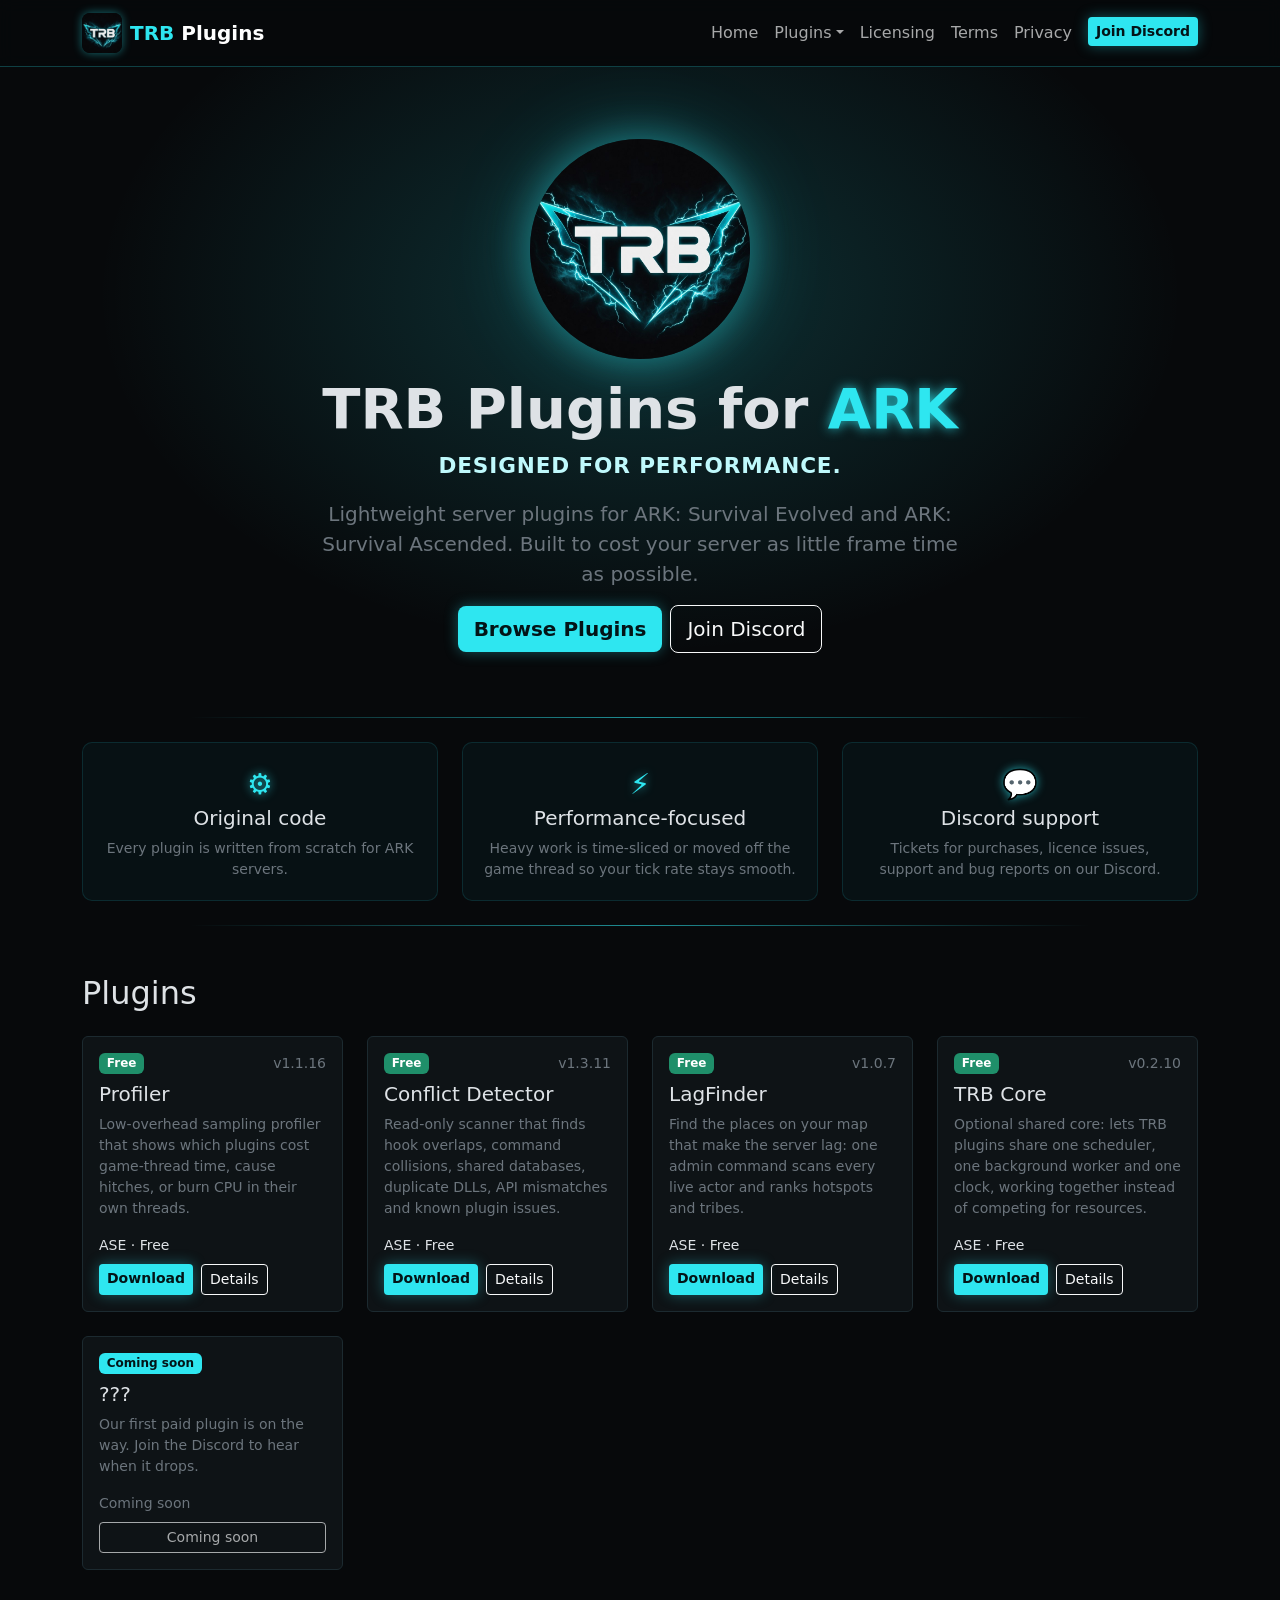
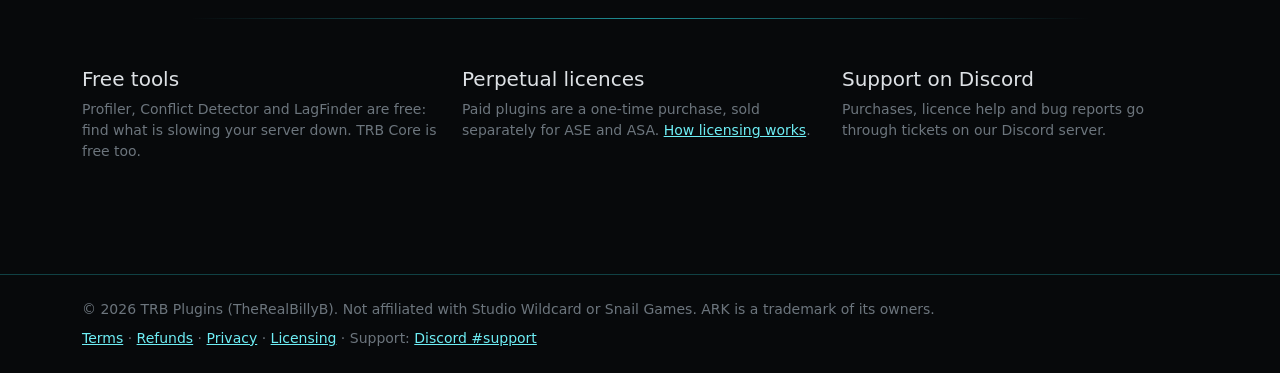
<file: index.html>
<!doctype html><html lang="en" data-bs-theme="dark"><head><meta charset="utf-8"><meta name="viewport" content="width=device-width,initial-scale=1">
<title>Home | TRB Plugins</title>
<link href="https://cdn.jsdelivr.net/npm/bootstrap@5.3.3/dist/css/bootstrap.min.css" rel="stylesheet">
<link href="assets/style.css" rel="stylesheet"><link rel="icon" href="favicon.ico"><link rel="apple-touch-icon" href="assets/apple-touch-icon.png"></head><body>
<nav class="navbar navbar-expand-md sticky-top glass-nav"><div class="container">
<a class="navbar-brand fw-bold d-flex align-items-center gap-2" href="index.html"><img src="assets/logo.jpg" alt="TRB logo" width="40" height="40" class="brand-logo"><span><span class="text-accent">TRB</span> Plugins</span></a>
<button class="navbar-toggler" type="button" data-bs-toggle="collapse" data-bs-target="#nav"><span class="navbar-toggler-icon"></span></button>
<div class="collapse navbar-collapse" id="nav"><ul class="navbar-nav ms-auto"><li class="nav-item"><a class="nav-link" href="index.html">Home</a></li><li class="nav-item dropdown hover-dd"><a class="nav-link dropdown-toggle" href="index.html#plugins" role="button" data-bs-toggle="dropdown" aria-expanded="false">Plugins</a><ul class="dropdown-menu dropdown-menu-dark"><li><a class="dropdown-item" href="free-plugins.html">Free Plugins</a></li><li><a class="dropdown-item" href="paid-plugins.html">Paid Plugins</a></li><li><hr class="dropdown-divider"></li><li><a class="dropdown-item" href="index.html#plugins">All plugins</a></li></ul></li><li class="nav-item"><a class="nav-link" href="licensing.html">Licensing</a></li><li class="nav-item"><a class="nav-link" href="terms.html">Terms</a></li><li class="nav-item"><a class="nav-link" href="privacy.html">Privacy</a></li>
<li class="nav-item ms-md-2"><a class="btn btn-accent btn-sm mt-1" href="https://discord.gg/Ec59jzYAnx">Join Discord</a></li></ul></div></div></nav>
<main><section class="hero text-center"><div class="bolts" aria-hidden="true"><span></span><span></span><span></span><span></span><span></span><span></span></div><div class="container position-relative">
<img src="assets/logo.jpg" alt="TRB logo" class="hero-logo mb-3" width="220" height="220">
<h1 class="display-4 fw-bold">TRB Plugins for <span class="text-accent glow-text">ARK</span></h1>
<p class="tagline">Designed for performance.</p>
<p class="lead text-secondary col-lg-7 mx-auto">Lightweight server plugins for ARK: Survival Evolved and ARK: Survival Ascended. Built to cost your server as little frame time as possible.</p>
<a href="#plugins" class="btn btn-accent btn-lg me-2">Browse Plugins</a><a href="https://discord.gg/Ec59jzYAnx" class="btn btn-outline-light btn-lg">Join Discord</a></div></section>
<div class="divider"></div><section class="container py-4"><div class="row g-4 text-center why">
<div class="col-md-4"><div class="why-item"><div class="why-ico">&#9881;</div><h5>Original code</h5><p class="small text-secondary mb-0">Every plugin is written from scratch for ARK servers.</p></div></div>
<div class="col-md-4"><div class="why-item"><div class="why-ico">&#9889;</div><h5>Performance-focused</h5><p class="small text-secondary mb-0">Heavy work is time-sliced or moved off the game thread so your tick rate stays smooth.</p></div></div>
<div class="col-md-4"><div class="why-item"><div class="why-ico">&#128172;</div><h5>Discord support</h5><p class="small text-secondary mb-0">Tickets for purchases, licence issues, support and bug reports on our Discord.</p></div></div></div></section>
<div class="divider"></div><section id="plugins" class="container py-5"><h2 class="mb-4">Plugins</h2><div class="row g-4"><div class="col-md-6 col-lg-3"><div class="card plugin-card h-100"><div class="card-body d-flex flex-column">
<div class="d-flex justify-content-between mb-2"><span class="badge badge-free">Free</span><small class="text-secondary">v1.1.16</small></div>
<h5 class="card-title">Profiler</h5><p class="card-text small text-secondary flex-grow-1">Low-overhead sampling profiler that shows which plugins cost game-thread time, cause hitches, or burn CPU in their own threads.</p>
<p class="small mb-2">ASE &middot; Free</p>
<div class="d-flex gap-2"><a href="https://github.com/TheRealBillyB/TRB-Plugins/releases/download/TRB_PluginProfiler-v1.1.16/TRB_PluginProfiler-1.1.16.zip" class="btn btn-accent btn-sm">Download</a><a href="profiler.html" class="btn btn-outline-light btn-sm">Details</a></div></div></div></div><div class="col-md-6 col-lg-3"><div class="card plugin-card h-100"><div class="card-body d-flex flex-column">
<div class="d-flex justify-content-between mb-2"><span class="badge badge-free">Free</span><small class="text-secondary">v1.3.11</small></div>
<h5 class="card-title">Conflict Detector</h5><p class="card-text small text-secondary flex-grow-1">Read-only scanner that finds hook overlaps, command collisions, shared databases, duplicate DLLs, API mismatches and known plugin issues.</p>
<p class="small mb-2">ASE &middot; Free</p>
<div class="d-flex gap-2"><a href="https://github.com/TheRealBillyB/TRB-Plugins/releases/download/TRB_PluginConflictDetector-v1.3.11/TRB_PluginConflictDetector-1.3.11.zip" class="btn btn-accent btn-sm">Download</a><a href="conflict-detector.html" class="btn btn-outline-light btn-sm">Details</a></div></div></div></div><div class="col-md-6 col-lg-3"><div class="card plugin-card h-100"><div class="card-body d-flex flex-column">
<div class="d-flex justify-content-between mb-2"><span class="badge badge-free">Free</span><small class="text-secondary">v1.0.7</small></div>
<h5 class="card-title">LagFinder</h5><p class="card-text small text-secondary flex-grow-1">Find the places on your map that make the server lag: one admin command scans every live actor and ranks hotspots and tribes.</p>
<p class="small mb-2">ASE &middot; Free</p>
<div class="d-flex gap-2"><a href="https://github.com/TheRealBillyB/TRB-Plugins/releases/download/TRB_LagFinder-v1.0.7/TRB_LagFinder-1.0.7.zip" class="btn btn-accent btn-sm">Download</a><a href="lagfinder.html" class="btn btn-outline-light btn-sm">Details</a></div></div></div></div><div class="col-md-6 col-lg-3"><div class="card plugin-card h-100"><div class="card-body d-flex flex-column">
<div class="d-flex justify-content-between mb-2"><span class="badge badge-free">Free</span><small class="text-secondary">v0.2.10</small></div>
<h5 class="card-title">TRB Core</h5><p class="card-text small text-secondary flex-grow-1">Optional shared core: lets TRB plugins share one scheduler, one background worker and one clock, working together instead of competing for resources.</p>
<p class="small mb-2">ASE &middot; Free</p>
<div class="d-flex gap-2"><a href="https://github.com/TheRealBillyB/TRB-Plugins/releases/download/TRB_Core-v0.2.10/TRB_Core-0.2.10.zip" class="btn btn-accent btn-sm">Download</a><a href="core.html" class="btn btn-outline-light btn-sm">Details</a></div></div></div></div><div class="col-md-6 col-lg-3"><div class="card plugin-card h-100"><div class="card-body d-flex flex-column">
<div class="d-flex justify-content-between mb-2"><span class="badge badge-paid">Coming soon</span><small class="text-secondary"></small></div>
<h5 class="card-title">&#63;&#63;&#63;</h5><p class="card-text small text-secondary flex-grow-1">Our first paid plugin is on the way. Join the Discord to hear when it drops.</p>
<p class="small mb-2 text-secondary">Coming soon</p>
<span class="btn btn-outline-light btn-sm disabled" aria-disabled="true">Coming soon</span></div></div></div></div>
<div class="divider my-5"></div><div class="row g-4"><div class="col-md-4"><h5>Free tools</h5><p class="small text-secondary">Profiler, Conflict Detector and LagFinder are free: find what is slowing your server down. TRB Core is free too.</p></div>
<div class="col-md-4"><h5>Perpetual licences</h5><p class="small text-secondary">Paid plugins are a one-time purchase, sold separately for ASE and ASA. <a href="licensing.html">How licensing works</a>.</p></div>
<div class="col-md-4"><h5>Support on Discord</h5><p class="small text-secondary">Purchases, licence help and bug reports go through tickets on our Discord server.</p></div></div></section></main>
<footer class="border-top border-accent-subtle py-4 mt-5 small text-secondary"><div class="container d-flex flex-wrap justify-content-between gap-2">
<div>&copy; 2026 TRB Plugins (TheRealBillyB). Not affiliated with Studio Wildcard or Snail Games. ARK is a trademark of its owners.</div>
<div><a href="terms.html">Terms</a> &middot; <a href="refunds.html">Refunds</a> &middot; <a href="privacy.html">Privacy</a> &middot; <a href="licensing.html">Licensing</a> &middot; Support: <a href="https://discord.gg/wGnuQbdYXY">Discord #support</a></div></div></footer>
<script src="https://cdn.jsdelivr.net/npm/bootstrap@5.3.3/dist/js/bootstrap.bundle.min.js"></script></body></html>
</file>
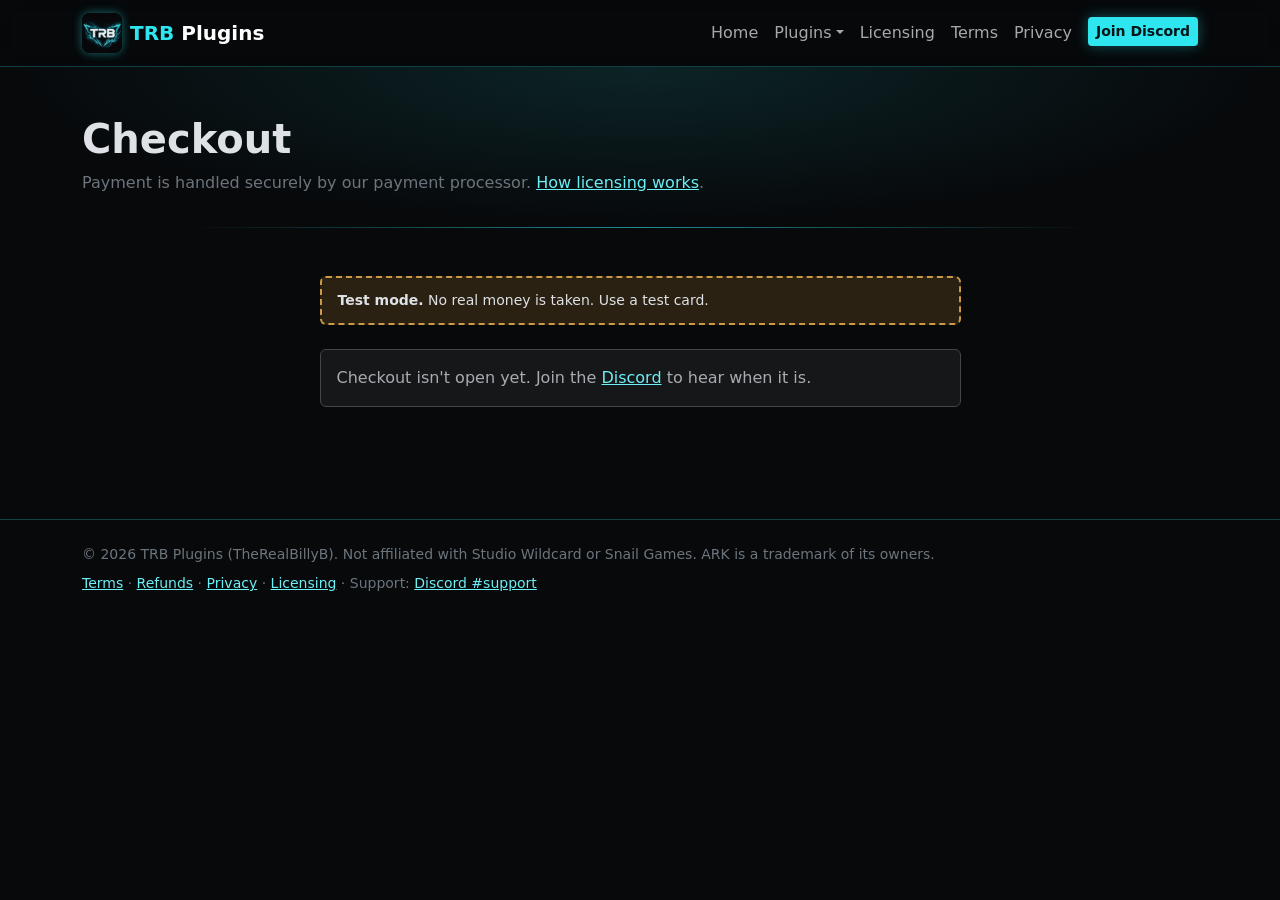
<file: checkout.html>
<!doctype html><html lang="en" data-bs-theme="dark"><head><meta charset="utf-8"><meta name="viewport" content="width=device-width,initial-scale=1">
<title>Checkout | TRB Plugins</title>
<meta name="robots" content="noindex">
<link href="https://cdn.jsdelivr.net/npm/bootstrap@5.3.3/dist/css/bootstrap.min.css" rel="stylesheet">
<link href="assets/style.css" rel="stylesheet"><link rel="icon" href="favicon.ico"><link rel="apple-touch-icon" href="assets/apple-touch-icon.png"></head><body>
<nav class="navbar navbar-expand-md sticky-top glass-nav"><div class="container">
<a class="navbar-brand fw-bold d-flex align-items-center gap-2" href="index.html"><img src="assets/logo.jpg" alt="TRB logo" width="40" height="40" class="brand-logo"><span><span class="text-accent">TRB</span> Plugins</span></a>
<button class="navbar-toggler" type="button" data-bs-toggle="collapse" data-bs-target="#nav"><span class="navbar-toggler-icon"></span></button>
<div class="collapse navbar-collapse" id="nav"><ul class="navbar-nav ms-auto"><li class="nav-item"><a class="nav-link" href="index.html">Home</a></li><li class="nav-item dropdown hover-dd"><a class="nav-link dropdown-toggle" href="index.html#plugins" role="button" data-bs-toggle="dropdown" aria-expanded="false">Plugins</a><ul class="dropdown-menu dropdown-menu-dark"><li><a class="dropdown-item" href="free-plugins.html">Free Plugins</a></li><li><a class="dropdown-item" href="paid-plugins.html">Paid Plugins</a></li><li><hr class="dropdown-divider"></li><li><a class="dropdown-item" href="index.html#plugins">All plugins</a></li></ul></li><li class="nav-item"><a class="nav-link" href="licensing.html">Licensing</a></li><li class="nav-item"><a class="nav-link" href="terms.html">Terms</a></li><li class="nav-item"><a class="nav-link" href="privacy.html">Privacy</a></li>
<li class="nav-item ms-md-2"><a class="btn btn-accent btn-sm mt-1" href="https://discord.gg/Ec59jzYAnx">Join Discord</a></li></ul></div></div></nav>
<main><section class="page-head"><div class="container"><h1 class="fw-bold">Checkout</h1><p class="text-secondary mb-0">Payment is handled securely by our payment processor. <a href="licensing.html">How licensing works</a>.</p></div></section><div class="divider"></div>
<section class="container py-5"><div class="row justify-content-center"><div class="col-lg-7">
<div id="co-test" class="draft small mb-4 d-none"><strong>Test mode.</strong> No real money is taken. Use a test card.</div>
<div id="co-off" class="alert alert-secondary d-none">Checkout isn't open yet. Join the <a href="https://discord.gg/Ec59jzYAnx">Discord</a> to hear when it is.</div>
<form id="co-form" class="card checkout-card d-none" novalidate><div class="card-body p-4">
<div class="mb-3"><label class="form-label" for="co-product">Plugin</label><select id="co-product" class="form-select"></select><div id="co-blurb" class="form-text"></div></div>
<div class="row g-3 mb-3"><div class="col-sm-6"><label class="form-label" for="co-game">Game</label><select id="co-game" class="form-select"></select><div class="form-text">ASE and ASA are separate licences.</div></div>
<div class="col-sm-6"><label class="form-label" for="co-qty">Licences</label><input id="co-qty" class="form-control" type="number" min="1" max="10" value="1" inputmode="numeric"><div class="form-text">One per server machine.</div></div></div>
<div class="mb-3"><label class="form-label" for="co-discord">Discord user ID</label><input id="co-discord" class="form-control" inputmode="numeric" autocomplete="off" placeholder="e.g. 123456789012345678" required pattern="[0-9]{17,20}">
<div class="form-text">Your licences are added to this Discord account. In Discord: Settings, Advanced, turn on Developer Mode, then right-click your name and choose Copy User ID.</div><div class="invalid-feedback">A Discord user ID is 17 to 20 digits.</div></div>
<div class="mb-3"><label class="form-label" for="co-email">Email</label><input id="co-email" class="form-control" type="email" autocomplete="email" placeholder="you@example.com"><div class="form-text">For your receipt. You can also enter it in the next step.</div><div class="invalid-feedback">That email doesn't look right.</div></div>
<div class="form-check mb-4"><input class="form-check-input" type="checkbox" id="co-terms" required><label class="form-check-label small" for="co-terms">I agree to the <a href="terms.html">Terms</a> and <a href="refunds.html">Refund policy</a>, and I'm in the <a href="https://discord.gg/Ec59jzYAnx">TRB Discord</a> (licences are delivered there).</label><div class="invalid-feedback">Please accept the terms to continue.</div></div>
<div class="d-flex align-items-center gap-3"><button id="co-go" type="submit" class="btn btn-accent px-4" disabled>Loading&hellip;</button><span id="co-price" class="text-secondary small"></span></div>
<p id="co-err" class="text-danger small mt-3 mb-0 d-none"></p></div></form>
<div id="co-done" class="card checkout-card d-none"><div class="card-body p-4"><h5 class="text-accent">Thanks for your purchase!</h5>
<p class="mb-2">Your licence is waiting on your Discord account. <strong>Join the <a href="https://discord.gg/Ec59jzYAnx">TRB Discord</a></strong> if you haven't yet: our bot opens a private purchase ticket for you there with step-by-step activation instructions. In the Discord, run <code>/license info</code> to see it, then <code>/license register</code> with your server's machine code and cluster ID to get your key and download.</p>
<p class="small text-secondary mb-0">Your receipt is on its way by email. Order reference: <code id="co-ref">-</code>. If the licence doesn't show within a few minutes, open a Licence Issue ticket in <a href="https://discord.gg/wGnuQbdYXY">#support</a> with that reference.</p></div></div>
</div></div></section></main>
<footer class="border-top border-accent-subtle py-4 mt-5 small text-secondary"><div class="container d-flex flex-wrap justify-content-between gap-2">
<div>&copy; 2026 TRB Plugins (TheRealBillyB). Not affiliated with Studio Wildcard or Snail Games. ARK is a trademark of its owners.</div>
<div><a href="terms.html">Terms</a> &middot; <a href="refunds.html">Refunds</a> &middot; <a href="privacy.html">Privacy</a> &middot; <a href="licensing.html">Licensing</a> &middot; Support: <a href="https://discord.gg/wGnuQbdYXY">Discord #support</a></div></div></footer>
<script src="https://cdn.jsdelivr.net/npm/bootstrap@5.3.3/dist/js/bootstrap.bundle.min.js"></script><script src="assets/checkout-config.js"></script>
<script src="https://cdn.paddle.com/paddle/v2/paddle.js"></script>
<script src="assets/checkout.js"></script>
</body></html>
</file>
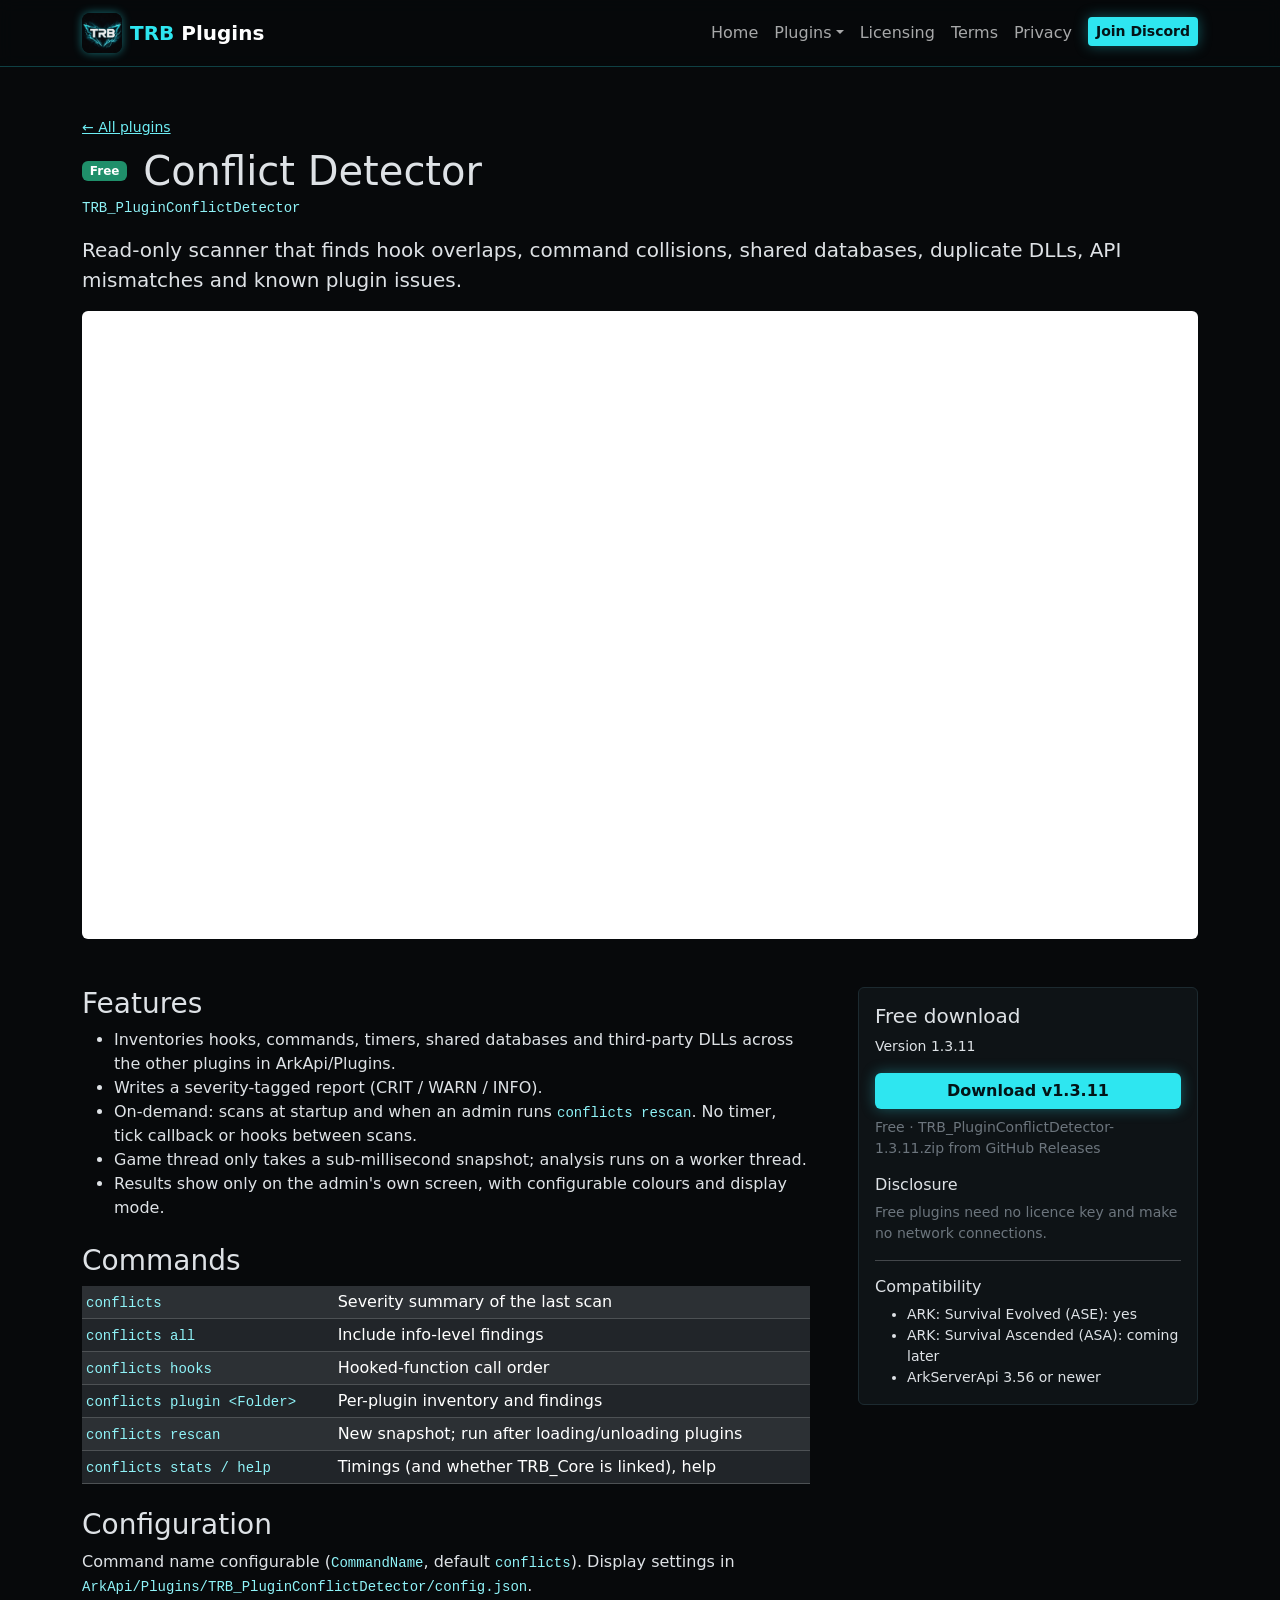
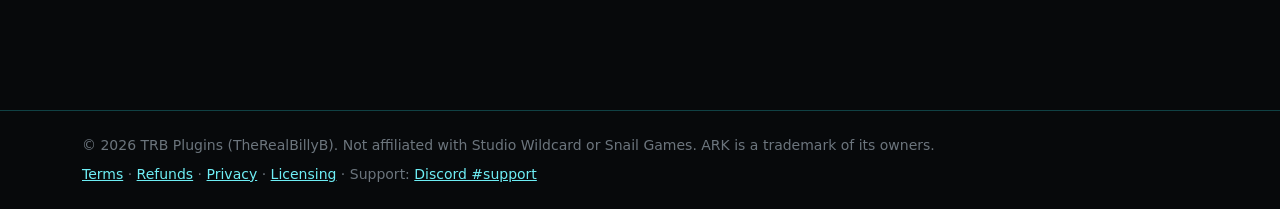
<file: conflict-detector.html>
<!doctype html><html lang="en" data-bs-theme="dark"><head><meta charset="utf-8"><meta name="viewport" content="width=device-width,initial-scale=1">
<title>Conflict Detector | TRB Plugins</title>
<link href="https://cdn.jsdelivr.net/npm/bootstrap@5.3.3/dist/css/bootstrap.min.css" rel="stylesheet">
<link href="assets/style.css" rel="stylesheet"><link rel="icon" href="favicon.ico"><link rel="apple-touch-icon" href="assets/apple-touch-icon.png"></head><body>
<nav class="navbar navbar-expand-md sticky-top glass-nav"><div class="container">
<a class="navbar-brand fw-bold d-flex align-items-center gap-2" href="index.html"><img src="assets/logo.jpg" alt="TRB logo" width="40" height="40" class="brand-logo"><span><span class="text-accent">TRB</span> Plugins</span></a>
<button class="navbar-toggler" type="button" data-bs-toggle="collapse" data-bs-target="#nav"><span class="navbar-toggler-icon"></span></button>
<div class="collapse navbar-collapse" id="nav"><ul class="navbar-nav ms-auto"><li class="nav-item"><a class="nav-link" href="index.html">Home</a></li><li class="nav-item dropdown hover-dd"><a class="nav-link dropdown-toggle" href="index.html#plugins" role="button" data-bs-toggle="dropdown" aria-expanded="false">Plugins</a><ul class="dropdown-menu dropdown-menu-dark"><li><a class="dropdown-item" href="free-plugins.html">Free Plugins</a></li><li><a class="dropdown-item" href="paid-plugins.html">Paid Plugins</a></li><li><hr class="dropdown-divider"></li><li><a class="dropdown-item" href="index.html#plugins">All plugins</a></li></ul></li><li class="nav-item"><a class="nav-link" href="licensing.html">Licensing</a></li><li class="nav-item"><a class="nav-link" href="terms.html">Terms</a></li><li class="nav-item"><a class="nav-link" href="privacy.html">Privacy</a></li>
<li class="nav-item ms-md-2"><a class="btn btn-accent btn-sm mt-1" href="https://discord.gg/Ec59jzYAnx">Join Discord</a></li></ul></div></div></nav>
<main><section class="container py-5"><a href="index.html#plugins" class="small">&larr; All plugins</a>
<div class="d-flex align-items-center gap-3 mt-2"><span class="badge badge-free">Free</span><h1 class="mb-0">Conflict Detector</h1></div><p class="text-secondary"><code>TRB_PluginConflictDetector</code></p>
<p class="lead">Read-only scanner that finds hook overlaps, command collisions, shared databases, duplicate DLLs, API mismatches and known plugin issues.</p><div class="ratio ratio-16x9 mb-5 rounded overflow-hidden"><iframe src="https://www.youtube-nocookie.com/embed/2sEircp4-D0" title="TRB Plugin Conflict Detector in-game demo" loading="lazy" allow="accelerometer; clipboard-write; encrypted-media; gyroscope; picture-in-picture; web-share" referrerpolicy="strict-origin-when-cross-origin" allowfullscreen></iframe></div><div class="row g-5"><div class="col-lg-8"><h3>Features</h3><ul><li>Inventories hooks, commands, timers, shared databases and third-party DLLs across the other plugins in ArkApi/Plugins.</li><li>Writes a severity-tagged report (CRIT / WARN / INFO).</li><li>On-demand: scans at startup and when an admin runs <code>conflicts rescan</code>. No timer, tick callback or hooks between scans.</li><li>Game thread only takes a sub-millisecond snapshot; analysis runs on a worker thread.</li><li>Results show only on the admin's own screen, with configurable colours and display mode.</li></ul>
<h3 class="mt-4">Commands</h3><table class="table table-sm table-dark table-striped"><tbody><tr><td><code>conflicts</code></td><td>Severity summary of the last scan</td></tr><tr><td><code>conflicts all</code></td><td>Include info-level findings</td></tr><tr><td><code>conflicts hooks</code></td><td>Hooked-function call order</td></tr><tr><td><code>conflicts plugin &lt;Folder&gt;</code></td><td>Per-plugin inventory and findings</td></tr><tr><td><code>conflicts rescan</code></td><td>New snapshot; run after loading/unloading plugins</td></tr><tr><td><code>conflicts stats / help</code></td><td>Timings (and whether TRB_Core is linked), help</td></tr></tbody></table>
<h3 class="mt-4">Configuration</h3><p>Command name configurable (<code>CommandName</code>, default <code>conflicts</code>). Display settings in <code>ArkApi/Plugins/TRB_PluginConflictDetector/config.json</code>.</p></div>
<div class="col-lg-4"><div class="card"><div class="card-body"><h5>Free download</h5><p class="small">Version 1.3.11</p><a class="btn btn-accent w-100 mb-2" href="https://github.com/TheRealBillyB/TRB-Plugins/releases/download/TRB_PluginConflictDetector-v1.3.11/TRB_PluginConflictDetector-1.3.11.zip">Download v1.3.11</a><p class="small text-secondary">Free &middot; TRB_PluginConflictDetector-1.3.11.zip from GitHub Releases</p>
<h6 class="mt-3">Disclosure</h6><p class="small text-secondary">Free plugins need no licence key and make no network connections.</p><hr><h6>Compatibility</h6><ul class="small mb-0"><li>ARK: Survival Evolved (ASE): yes</li><li>ARK: Survival Ascended (ASA): coming later</li><li>ArkServerApi 3.56 or newer</li></ul></div></div></div></div></section></main>
<footer class="border-top border-accent-subtle py-4 mt-5 small text-secondary"><div class="container d-flex flex-wrap justify-content-between gap-2">
<div>&copy; 2026 TRB Plugins (TheRealBillyB). Not affiliated with Studio Wildcard or Snail Games. ARK is a trademark of its owners.</div>
<div><a href="terms.html">Terms</a> &middot; <a href="refunds.html">Refunds</a> &middot; <a href="privacy.html">Privacy</a> &middot; <a href="licensing.html">Licensing</a> &middot; Support: <a href="https://discord.gg/wGnuQbdYXY">Discord #support</a></div></div></footer>
<script src="https://cdn.jsdelivr.net/npm/bootstrap@5.3.3/dist/js/bootstrap.bundle.min.js"></script></body></html>
</file>
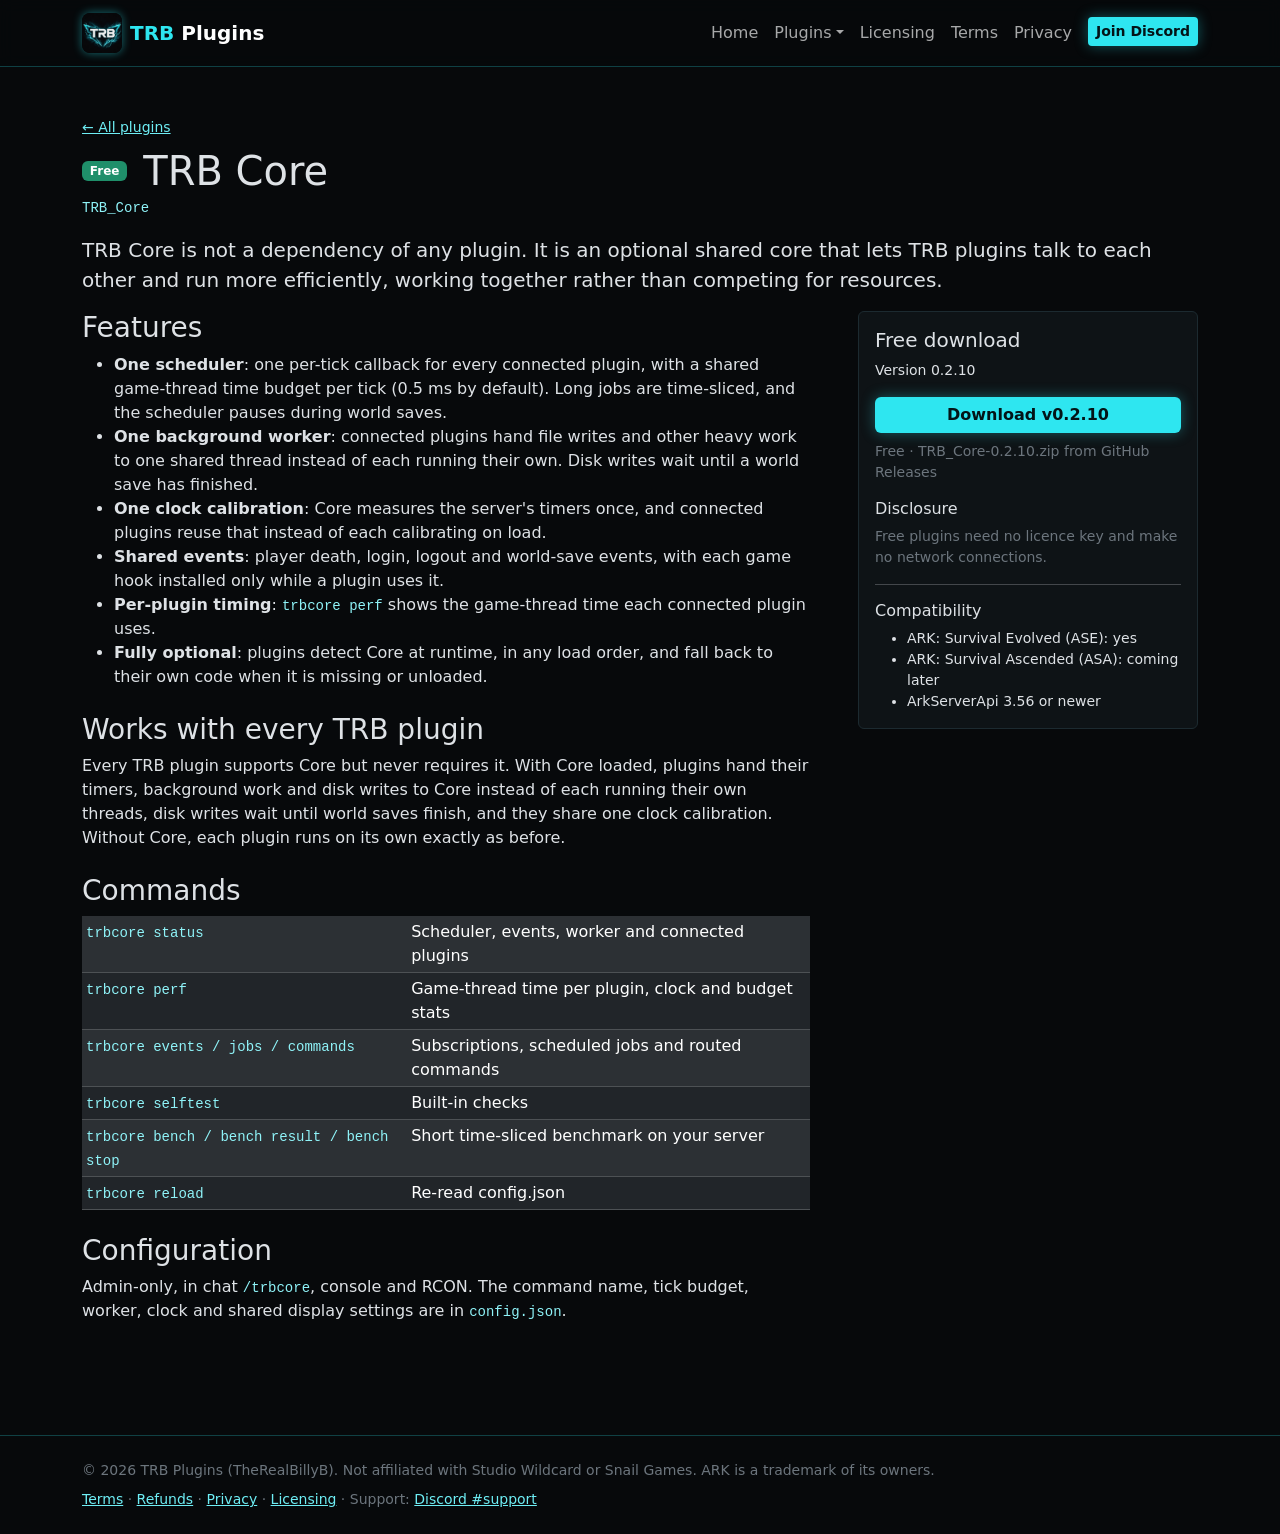
<file: core.html>
<!doctype html><html lang="en" data-bs-theme="dark"><head><meta charset="utf-8"><meta name="viewport" content="width=device-width,initial-scale=1">
<title>TRB Core | TRB Plugins</title>
<link href="https://cdn.jsdelivr.net/npm/bootstrap@5.3.3/dist/css/bootstrap.min.css" rel="stylesheet">
<link href="assets/style.css" rel="stylesheet"><link rel="icon" href="favicon.ico"><link rel="apple-touch-icon" href="assets/apple-touch-icon.png"></head><body>
<nav class="navbar navbar-expand-md sticky-top glass-nav"><div class="container">
<a class="navbar-brand fw-bold d-flex align-items-center gap-2" href="index.html"><img src="assets/logo.jpg" alt="TRB logo" width="40" height="40" class="brand-logo"><span><span class="text-accent">TRB</span> Plugins</span></a>
<button class="navbar-toggler" type="button" data-bs-toggle="collapse" data-bs-target="#nav"><span class="navbar-toggler-icon"></span></button>
<div class="collapse navbar-collapse" id="nav"><ul class="navbar-nav ms-auto"><li class="nav-item"><a class="nav-link" href="index.html">Home</a></li><li class="nav-item dropdown hover-dd"><a class="nav-link dropdown-toggle" href="index.html#plugins" role="button" data-bs-toggle="dropdown" aria-expanded="false">Plugins</a><ul class="dropdown-menu dropdown-menu-dark"><li><a class="dropdown-item" href="free-plugins.html">Free Plugins</a></li><li><a class="dropdown-item" href="paid-plugins.html">Paid Plugins</a></li><li><hr class="dropdown-divider"></li><li><a class="dropdown-item" href="index.html#plugins">All plugins</a></li></ul></li><li class="nav-item"><a class="nav-link" href="licensing.html">Licensing</a></li><li class="nav-item"><a class="nav-link" href="terms.html">Terms</a></li><li class="nav-item"><a class="nav-link" href="privacy.html">Privacy</a></li>
<li class="nav-item ms-md-2"><a class="btn btn-accent btn-sm mt-1" href="https://discord.gg/Ec59jzYAnx">Join Discord</a></li></ul></div></div></nav>
<main><section class="container py-5"><a href="index.html#plugins" class="small">&larr; All plugins</a>
<div class="d-flex align-items-center gap-3 mt-2"><span class="badge badge-free">Free</span><h1 class="mb-0">TRB Core</h1></div><p class="text-secondary"><code>TRB_Core</code></p>
<p class="lead">TRB Core is not a dependency of any plugin. It is an optional shared core that lets TRB plugins talk to each other and run more efficiently, working together rather than competing for resources.</p>
<div class="row g-5"><div class="col-lg-8"><h3>Features</h3><ul>
<li><b>One scheduler</b>: one per-tick callback for every connected plugin, with a shared game-thread time budget per tick (0.5 ms by default). Long jobs are time-sliced, and the scheduler pauses during world saves.</li>
<li><b>One background worker</b>: connected plugins hand file writes and other heavy work to one shared thread instead of each running their own. Disk writes wait until a world save has finished.</li>
<li><b>One clock calibration</b>: Core measures the server's timers once, and connected plugins reuse that instead of each calibrating on load.</li>
<li><b>Shared events</b>: player death, login, logout and world-save events, with each game hook installed only while a plugin uses it.</li>
<li><b>Per-plugin timing</b>: <code>trbcore perf</code> shows the game-thread time each connected plugin uses.</li>
<li><b>Fully optional</b>: plugins detect Core at runtime, in any load order, and fall back to their own code when it is missing or unloaded.</li></ul>
<h3 class="mt-4">Works with every TRB plugin</h3><p>Every TRB plugin supports Core but never requires it. With Core loaded, plugins hand their timers, background work and disk writes to Core instead of each running their own threads, disk writes wait until world saves finish, and they share one clock calibration. Without Core, each plugin runs on its own exactly as before.</p>
<h3 class="mt-4">Commands</h3><table class="table table-sm table-dark table-striped"><tbody>
<tr><td><code>trbcore status</code></td><td>Scheduler, events, worker and connected plugins</td></tr>
<tr><td><code>trbcore perf</code></td><td>Game-thread time per plugin, clock and budget stats</td></tr>
<tr><td><code>trbcore events / jobs / commands</code></td><td>Subscriptions, scheduled jobs and routed commands</td></tr>
<tr><td><code>trbcore selftest</code></td><td>Built-in checks</td></tr>
<tr><td><code>trbcore bench / bench result / bench stop</code></td><td>Short time-sliced benchmark on your server</td></tr>
<tr><td><code>trbcore reload</code></td><td>Re-read config.json</td></tr></tbody></table>
<h3 class="mt-4">Configuration</h3><p>Admin-only, in chat <code>/trbcore</code>, console and RCON. The command name, tick budget, worker, clock and shared display settings are in <code>config.json</code>.</p></div>
<div class="col-lg-4"><div class="card"><div class="card-body"><h5>Free download</h5><p class="small">Version 0.2.10</p><a class="btn btn-accent w-100 mb-2" href="https://github.com/TheRealBillyB/TRB-Plugins/releases/download/TRB_Core-v0.2.10/TRB_Core-0.2.10.zip">Download v0.2.10</a><p class="small text-secondary">Free &middot; TRB_Core-0.2.10.zip from GitHub Releases</p>
<h6 class="mt-3">Disclosure</h6><p class="small text-secondary">Free plugins need no licence key and make no network connections.</p><hr><h6>Compatibility</h6><ul class="small mb-0"><li>ARK: Survival Evolved (ASE): yes</li><li>ARK: Survival Ascended (ASA): coming later</li><li>ArkServerApi 3.56 or newer</li></ul></div></div></div></div></section></main>
<footer class="border-top border-accent-subtle py-4 mt-5 small text-secondary"><div class="container d-flex flex-wrap justify-content-between gap-2">
<div>&copy; 2026 TRB Plugins (TheRealBillyB). Not affiliated with Studio Wildcard or Snail Games. ARK is a trademark of its owners.</div>
<div><a href="terms.html">Terms</a> &middot; <a href="refunds.html">Refunds</a> &middot; <a href="privacy.html">Privacy</a> &middot; <a href="licensing.html">Licensing</a> &middot; Support: <a href="https://discord.gg/wGnuQbdYXY">Discord #support</a></div></div></footer>
<script src="https://cdn.jsdelivr.net/npm/bootstrap@5.3.3/dist/js/bootstrap.bundle.min.js"></script></body></html>
</file>
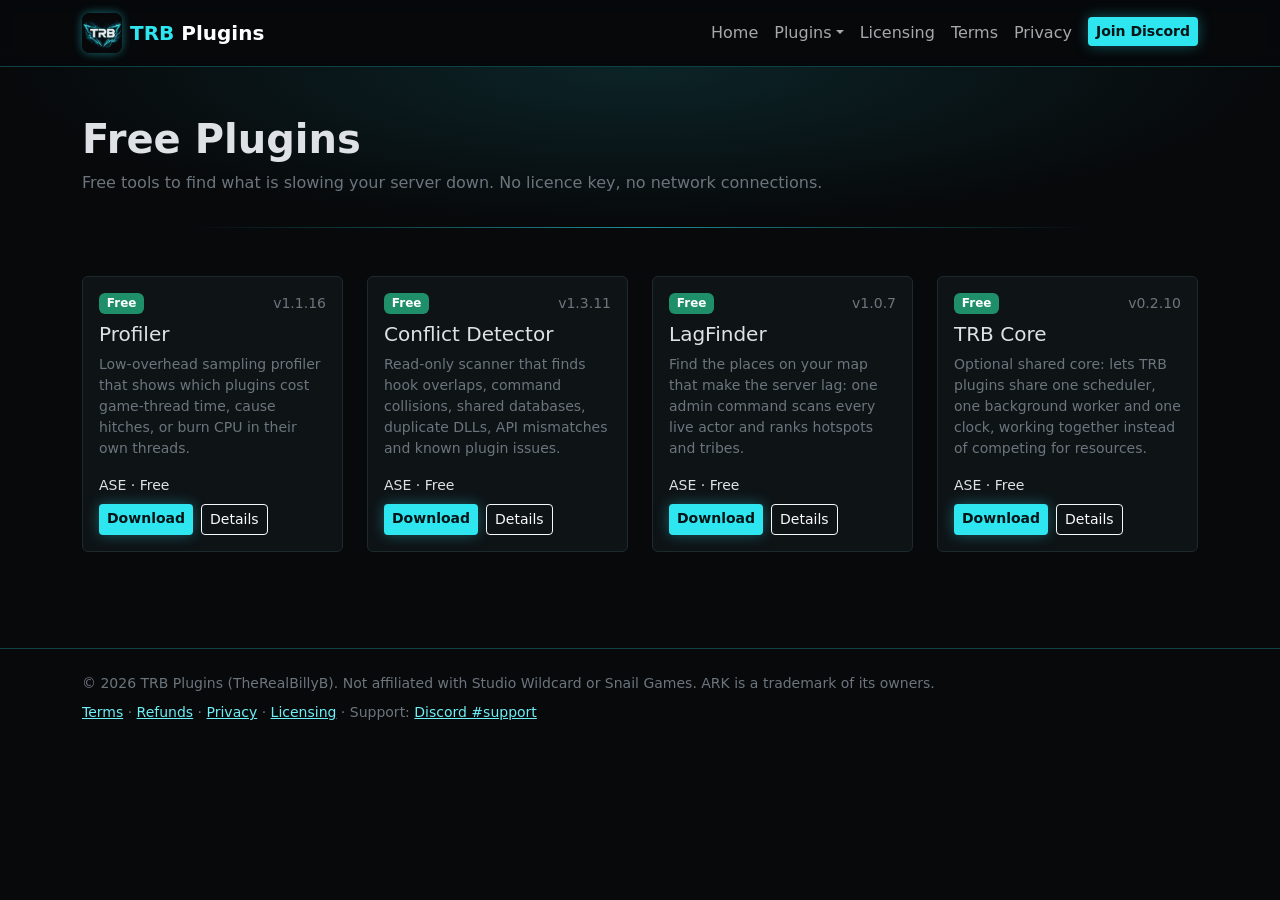
<file: free-plugins.html>
<!doctype html><html lang="en" data-bs-theme="dark"><head><meta charset="utf-8"><meta name="viewport" content="width=device-width,initial-scale=1">
<title>Free Plugins | TRB Plugins</title>
<link href="https://cdn.jsdelivr.net/npm/bootstrap@5.3.3/dist/css/bootstrap.min.css" rel="stylesheet">
<link href="assets/style.css" rel="stylesheet"><link rel="icon" href="favicon.ico"><link rel="apple-touch-icon" href="assets/apple-touch-icon.png"></head><body>
<nav class="navbar navbar-expand-md sticky-top glass-nav"><div class="container">
<a class="navbar-brand fw-bold d-flex align-items-center gap-2" href="index.html"><img src="assets/logo.jpg" alt="TRB logo" width="40" height="40" class="brand-logo"><span><span class="text-accent">TRB</span> Plugins</span></a>
<button class="navbar-toggler" type="button" data-bs-toggle="collapse" data-bs-target="#nav"><span class="navbar-toggler-icon"></span></button>
<div class="collapse navbar-collapse" id="nav"><ul class="navbar-nav ms-auto"><li class="nav-item"><a class="nav-link" href="index.html">Home</a></li><li class="nav-item dropdown hover-dd"><a class="nav-link dropdown-toggle" href="index.html#plugins" role="button" data-bs-toggle="dropdown" aria-expanded="false">Plugins</a><ul class="dropdown-menu dropdown-menu-dark"><li><a class="dropdown-item" href="free-plugins.html">Free Plugins</a></li><li><a class="dropdown-item" href="paid-plugins.html">Paid Plugins</a></li><li><hr class="dropdown-divider"></li><li><a class="dropdown-item" href="index.html#plugins">All plugins</a></li></ul></li><li class="nav-item"><a class="nav-link" href="licensing.html">Licensing</a></li><li class="nav-item"><a class="nav-link" href="terms.html">Terms</a></li><li class="nav-item"><a class="nav-link" href="privacy.html">Privacy</a></li>
<li class="nav-item ms-md-2"><a class="btn btn-accent btn-sm mt-1" href="https://discord.gg/Ec59jzYAnx">Join Discord</a></li></ul></div></div></nav>
<main><section class="page-head"><div class="container"><h1 class="fw-bold">Free Plugins</h1><p class="text-secondary mb-0">Free tools to find what is slowing your server down. No licence key, no network connections.</p></div></section><div class="divider"></div><section class="container py-5"><div class="row g-4"><div class="col-md-6 col-lg-3"><div class="card plugin-card h-100"><div class="card-body d-flex flex-column">
<div class="d-flex justify-content-between mb-2"><span class="badge badge-free">Free</span><small class="text-secondary">v1.1.16</small></div>
<h5 class="card-title">Profiler</h5><p class="card-text small text-secondary flex-grow-1">Low-overhead sampling profiler that shows which plugins cost game-thread time, cause hitches, or burn CPU in their own threads.</p>
<p class="small mb-2">ASE &middot; Free</p>
<div class="d-flex gap-2"><a href="https://github.com/TheRealBillyB/TRB-Plugins/releases/download/TRB_PluginProfiler-v1.1.16/TRB_PluginProfiler-1.1.16.zip" class="btn btn-accent btn-sm">Download</a><a href="profiler.html" class="btn btn-outline-light btn-sm">Details</a></div></div></div></div><div class="col-md-6 col-lg-3"><div class="card plugin-card h-100"><div class="card-body d-flex flex-column">
<div class="d-flex justify-content-between mb-2"><span class="badge badge-free">Free</span><small class="text-secondary">v1.3.11</small></div>
<h5 class="card-title">Conflict Detector</h5><p class="card-text small text-secondary flex-grow-1">Read-only scanner that finds hook overlaps, command collisions, shared databases, duplicate DLLs, API mismatches and known plugin issues.</p>
<p class="small mb-2">ASE &middot; Free</p>
<div class="d-flex gap-2"><a href="https://github.com/TheRealBillyB/TRB-Plugins/releases/download/TRB_PluginConflictDetector-v1.3.11/TRB_PluginConflictDetector-1.3.11.zip" class="btn btn-accent btn-sm">Download</a><a href="conflict-detector.html" class="btn btn-outline-light btn-sm">Details</a></div></div></div></div><div class="col-md-6 col-lg-3"><div class="card plugin-card h-100"><div class="card-body d-flex flex-column">
<div class="d-flex justify-content-between mb-2"><span class="badge badge-free">Free</span><small class="text-secondary">v1.0.7</small></div>
<h5 class="card-title">LagFinder</h5><p class="card-text small text-secondary flex-grow-1">Find the places on your map that make the server lag: one admin command scans every live actor and ranks hotspots and tribes.</p>
<p class="small mb-2">ASE &middot; Free</p>
<div class="d-flex gap-2"><a href="https://github.com/TheRealBillyB/TRB-Plugins/releases/download/TRB_LagFinder-v1.0.7/TRB_LagFinder-1.0.7.zip" class="btn btn-accent btn-sm">Download</a><a href="lagfinder.html" class="btn btn-outline-light btn-sm">Details</a></div></div></div></div><div class="col-md-6 col-lg-3"><div class="card plugin-card h-100"><div class="card-body d-flex flex-column">
<div class="d-flex justify-content-between mb-2"><span class="badge badge-free">Free</span><small class="text-secondary">v0.2.10</small></div>
<h5 class="card-title">TRB Core</h5><p class="card-text small text-secondary flex-grow-1">Optional shared core: lets TRB plugins share one scheduler, one background worker and one clock, working together instead of competing for resources.</p>
<p class="small mb-2">ASE &middot; Free</p>
<div class="d-flex gap-2"><a href="https://github.com/TheRealBillyB/TRB-Plugins/releases/download/TRB_Core-v0.2.10/TRB_Core-0.2.10.zip" class="btn btn-accent btn-sm">Download</a><a href="core.html" class="btn btn-outline-light btn-sm">Details</a></div></div></div></div></div></section></main>
<footer class="border-top border-accent-subtle py-4 mt-5 small text-secondary"><div class="container d-flex flex-wrap justify-content-between gap-2">
<div>&copy; 2026 TRB Plugins (TheRealBillyB). Not affiliated with Studio Wildcard or Snail Games. ARK is a trademark of its owners.</div>
<div><a href="terms.html">Terms</a> &middot; <a href="refunds.html">Refunds</a> &middot; <a href="privacy.html">Privacy</a> &middot; <a href="licensing.html">Licensing</a> &middot; Support: <a href="https://discord.gg/wGnuQbdYXY">Discord #support</a></div></div></footer>
<script src="https://cdn.jsdelivr.net/npm/bootstrap@5.3.3/dist/js/bootstrap.bundle.min.js"></script></body></html>
</file>
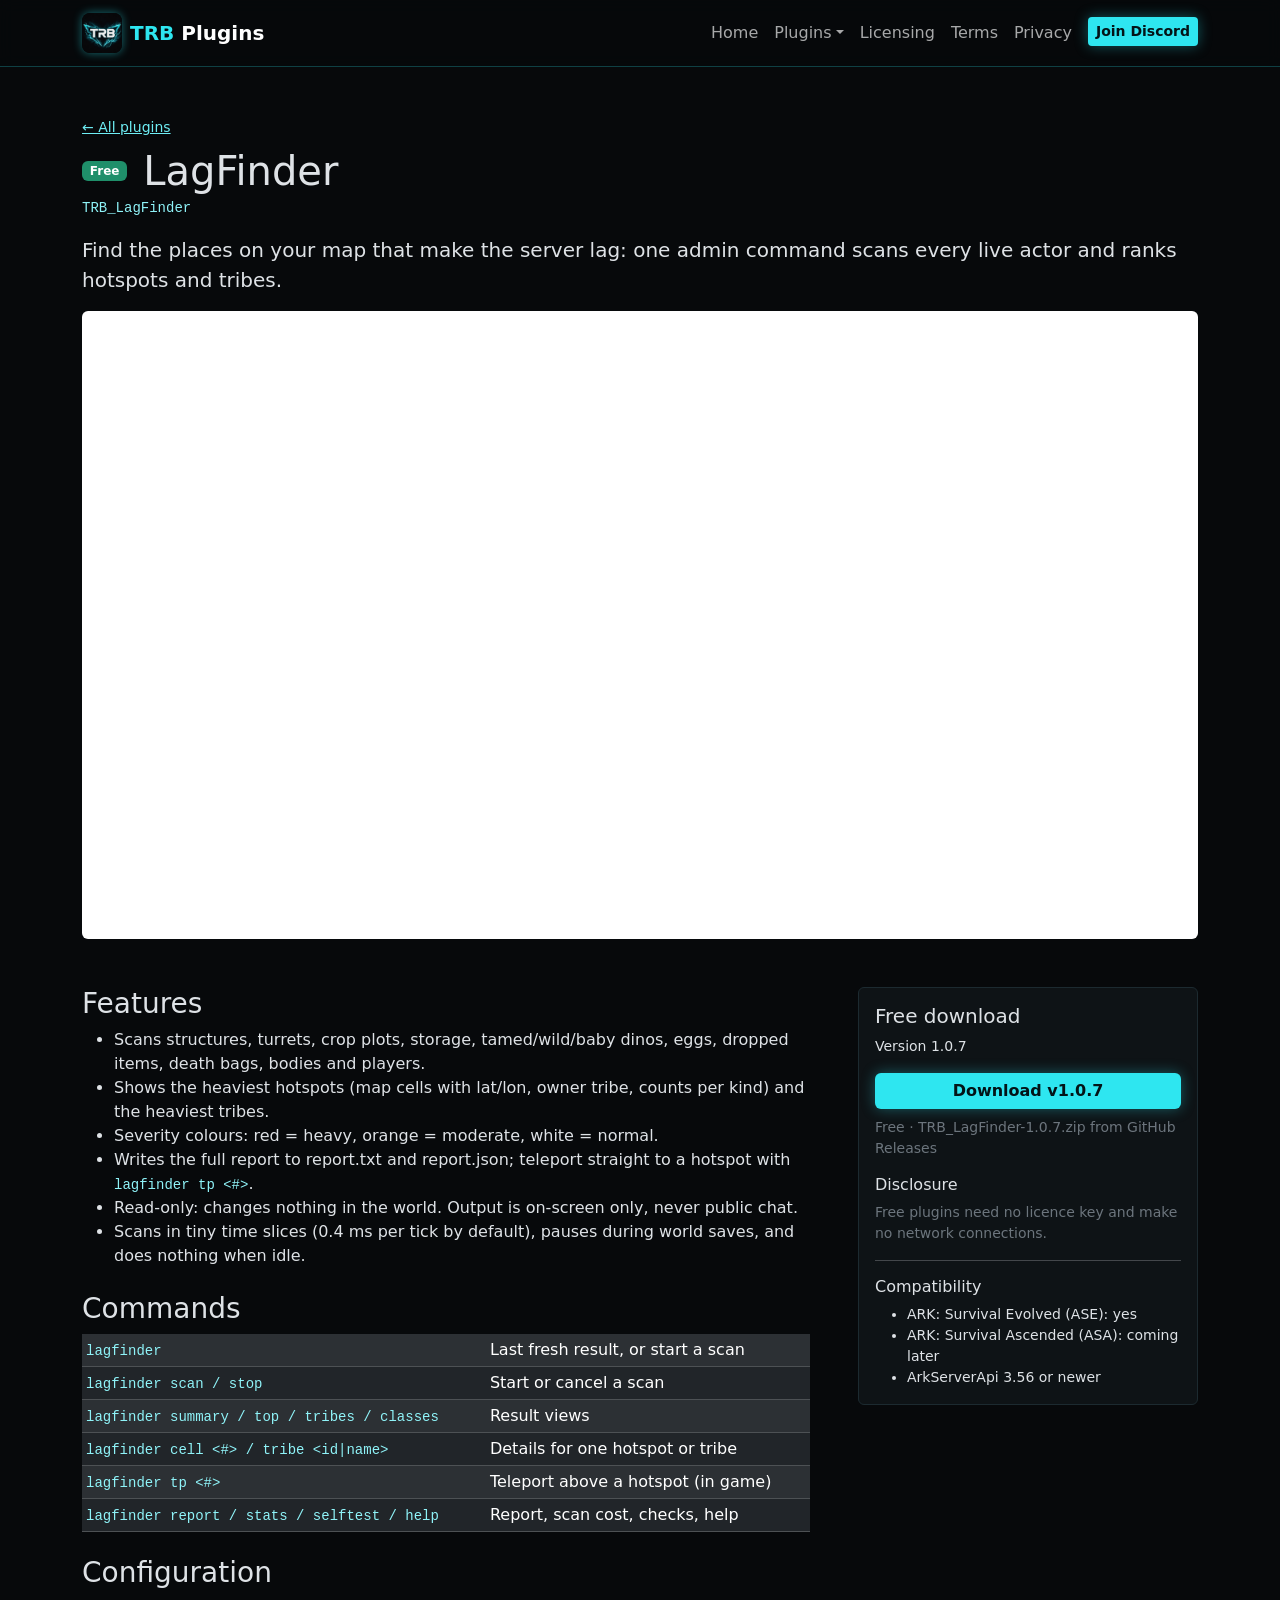
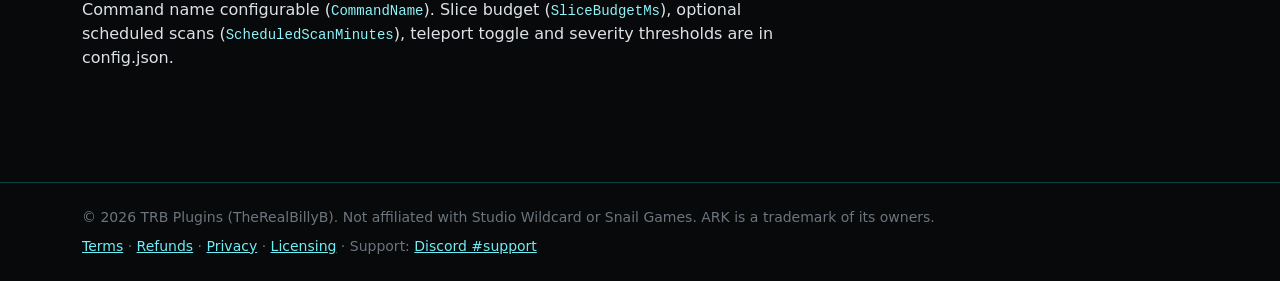
<file: lagfinder.html>
<!doctype html><html lang="en" data-bs-theme="dark"><head><meta charset="utf-8"><meta name="viewport" content="width=device-width,initial-scale=1">
<title>LagFinder | TRB Plugins</title>
<link href="https://cdn.jsdelivr.net/npm/bootstrap@5.3.3/dist/css/bootstrap.min.css" rel="stylesheet">
<link href="assets/style.css" rel="stylesheet"><link rel="icon" href="favicon.ico"><link rel="apple-touch-icon" href="assets/apple-touch-icon.png"></head><body>
<nav class="navbar navbar-expand-md sticky-top glass-nav"><div class="container">
<a class="navbar-brand fw-bold d-flex align-items-center gap-2" href="index.html"><img src="assets/logo.jpg" alt="TRB logo" width="40" height="40" class="brand-logo"><span><span class="text-accent">TRB</span> Plugins</span></a>
<button class="navbar-toggler" type="button" data-bs-toggle="collapse" data-bs-target="#nav"><span class="navbar-toggler-icon"></span></button>
<div class="collapse navbar-collapse" id="nav"><ul class="navbar-nav ms-auto"><li class="nav-item"><a class="nav-link" href="index.html">Home</a></li><li class="nav-item dropdown hover-dd"><a class="nav-link dropdown-toggle" href="index.html#plugins" role="button" data-bs-toggle="dropdown" aria-expanded="false">Plugins</a><ul class="dropdown-menu dropdown-menu-dark"><li><a class="dropdown-item" href="free-plugins.html">Free Plugins</a></li><li><a class="dropdown-item" href="paid-plugins.html">Paid Plugins</a></li><li><hr class="dropdown-divider"></li><li><a class="dropdown-item" href="index.html#plugins">All plugins</a></li></ul></li><li class="nav-item"><a class="nav-link" href="licensing.html">Licensing</a></li><li class="nav-item"><a class="nav-link" href="terms.html">Terms</a></li><li class="nav-item"><a class="nav-link" href="privacy.html">Privacy</a></li>
<li class="nav-item ms-md-2"><a class="btn btn-accent btn-sm mt-1" href="https://discord.gg/Ec59jzYAnx">Join Discord</a></li></ul></div></div></nav>
<main><section class="container py-5"><a href="index.html#plugins" class="small">&larr; All plugins</a>
<div class="d-flex align-items-center gap-3 mt-2"><span class="badge badge-free">Free</span><h1 class="mb-0">LagFinder</h1></div><p class="text-secondary"><code>TRB_LagFinder</code></p>
<p class="lead">Find the places on your map that make the server lag: one admin command scans every live actor and ranks hotspots and tribes.</p><div class="ratio ratio-16x9 mb-5 rounded overflow-hidden"><iframe src="https://www.youtube-nocookie.com/embed/oR7gPgZU3SM" title="TRB LagFinder in-game demo" loading="lazy" allow="accelerometer; clipboard-write; encrypted-media; gyroscope; picture-in-picture; web-share" referrerpolicy="strict-origin-when-cross-origin" allowfullscreen></iframe></div><div class="row g-5"><div class="col-lg-8"><h3>Features</h3><ul><li>Scans structures, turrets, crop plots, storage, tamed/wild/baby dinos, eggs, dropped items, death bags, bodies and players.</li><li>Shows the heaviest hotspots (map cells with lat/lon, owner tribe, counts per kind) and the heaviest tribes.</li><li>Severity colours: red = heavy, orange = moderate, white = normal.</li><li>Writes the full report to report.txt and report.json; teleport straight to a hotspot with <code>lagfinder tp &lt;#&gt;</code>.</li><li>Read-only: changes nothing in the world. Output is on-screen only, never public chat.</li><li>Scans in tiny time slices (0.4 ms per tick by default), pauses during world saves, and does nothing when idle.</li></ul>
<h3 class="mt-4">Commands</h3><table class="table table-sm table-dark table-striped"><tbody><tr><td><code>lagfinder</code></td><td>Last fresh result, or start a scan</td></tr><tr><td><code>lagfinder scan / stop</code></td><td>Start or cancel a scan</td></tr><tr><td><code>lagfinder summary / top / tribes / classes</code></td><td>Result views</td></tr><tr><td><code>lagfinder cell &lt;#&gt; / tribe &lt;id|name&gt;</code></td><td>Details for one hotspot or tribe</td></tr><tr><td><code>lagfinder tp &lt;#&gt;</code></td><td>Teleport above a hotspot (in game)</td></tr><tr><td><code>lagfinder report / stats / selftest / help</code></td><td>Report, scan cost, checks, help</td></tr></tbody></table>
<h3 class="mt-4">Configuration</h3><p>Command name configurable (<code>CommandName</code>). Slice budget (<code>SliceBudgetMs</code>), optional scheduled scans (<code>ScheduledScanMinutes</code>), teleport toggle and severity thresholds are in config.json.</p></div>
<div class="col-lg-4"><div class="card"><div class="card-body"><h5>Free download</h5><p class="small">Version 1.0.7</p><a class="btn btn-accent w-100 mb-2" href="https://github.com/TheRealBillyB/TRB-Plugins/releases/download/TRB_LagFinder-v1.0.7/TRB_LagFinder-1.0.7.zip">Download v1.0.7</a><p class="small text-secondary">Free &middot; TRB_LagFinder-1.0.7.zip from GitHub Releases</p>
<h6 class="mt-3">Disclosure</h6><p class="small text-secondary">Free plugins need no licence key and make no network connections.</p><hr><h6>Compatibility</h6><ul class="small mb-0"><li>ARK: Survival Evolved (ASE): yes</li><li>ARK: Survival Ascended (ASA): coming later</li><li>ArkServerApi 3.56 or newer</li></ul></div></div></div></div></section></main>
<footer class="border-top border-accent-subtle py-4 mt-5 small text-secondary"><div class="container d-flex flex-wrap justify-content-between gap-2">
<div>&copy; 2026 TRB Plugins (TheRealBillyB). Not affiliated with Studio Wildcard or Snail Games. ARK is a trademark of its owners.</div>
<div><a href="terms.html">Terms</a> &middot; <a href="refunds.html">Refunds</a> &middot; <a href="privacy.html">Privacy</a> &middot; <a href="licensing.html">Licensing</a> &middot; Support: <a href="https://discord.gg/wGnuQbdYXY">Discord #support</a></div></div></footer>
<script src="https://cdn.jsdelivr.net/npm/bootstrap@5.3.3/dist/js/bootstrap.bundle.min.js"></script></body></html>
</file>
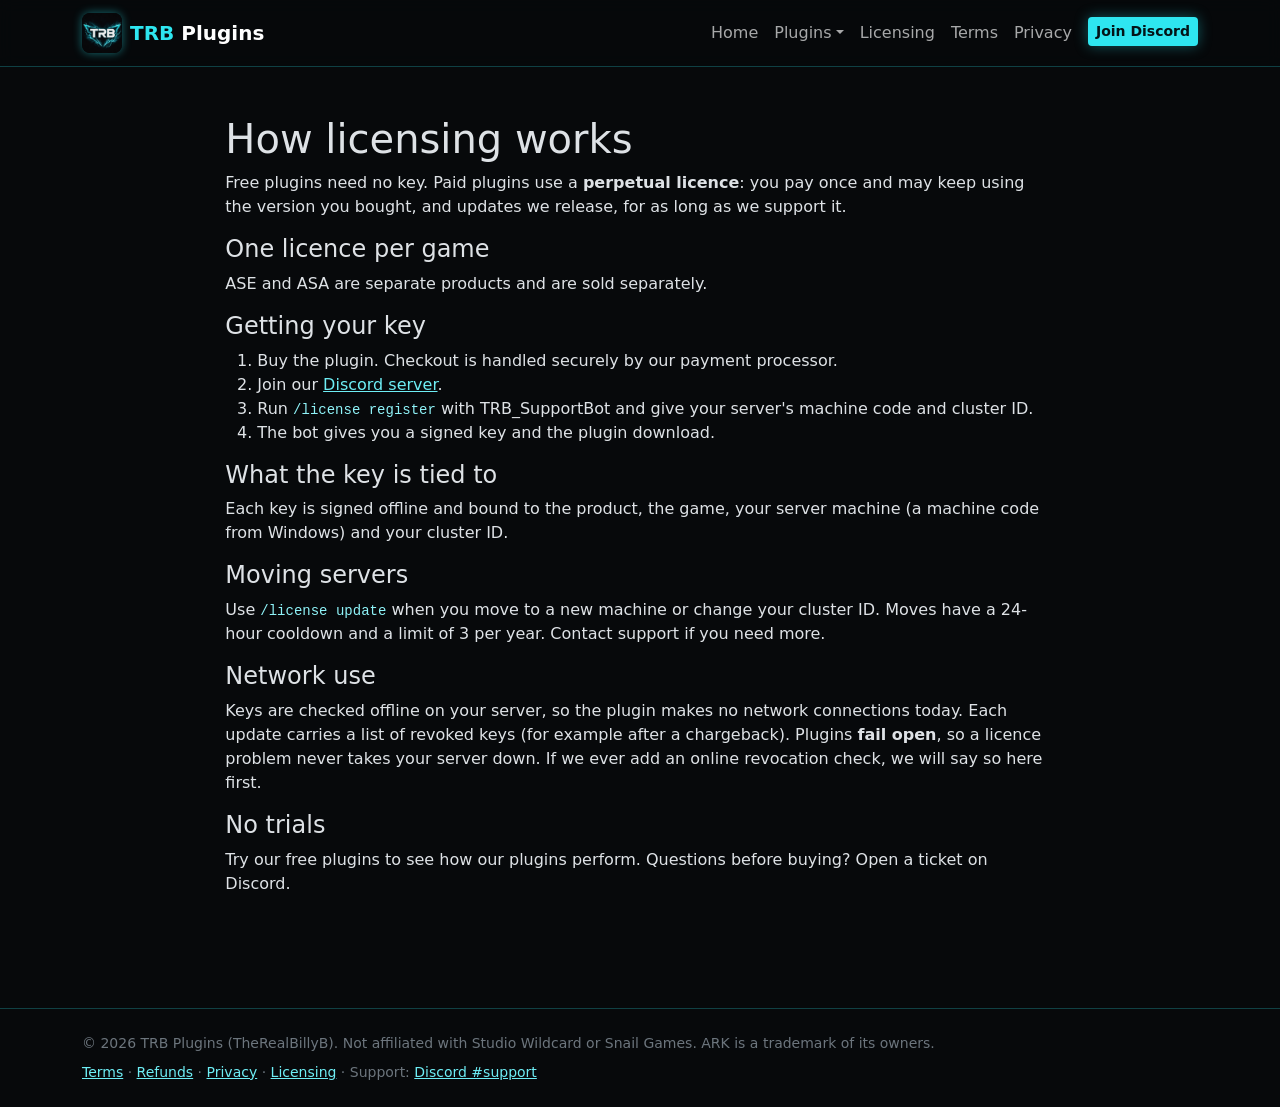
<file: licensing.html>
<!doctype html><html lang="en" data-bs-theme="dark"><head><meta charset="utf-8"><meta name="viewport" content="width=device-width,initial-scale=1">
<title>How licensing works | TRB Plugins</title>
<link href="https://cdn.jsdelivr.net/npm/bootstrap@5.3.3/dist/css/bootstrap.min.css" rel="stylesheet">
<link href="assets/style.css" rel="stylesheet"><link rel="icon" href="favicon.ico"><link rel="apple-touch-icon" href="assets/apple-touch-icon.png"></head><body>
<nav class="navbar navbar-expand-md sticky-top glass-nav"><div class="container">
<a class="navbar-brand fw-bold d-flex align-items-center gap-2" href="index.html"><img src="assets/logo.jpg" alt="TRB logo" width="40" height="40" class="brand-logo"><span><span class="text-accent">TRB</span> Plugins</span></a>
<button class="navbar-toggler" type="button" data-bs-toggle="collapse" data-bs-target="#nav"><span class="navbar-toggler-icon"></span></button>
<div class="collapse navbar-collapse" id="nav"><ul class="navbar-nav ms-auto"><li class="nav-item"><a class="nav-link" href="index.html">Home</a></li><li class="nav-item dropdown hover-dd"><a class="nav-link dropdown-toggle" href="index.html#plugins" role="button" data-bs-toggle="dropdown" aria-expanded="false">Plugins</a><ul class="dropdown-menu dropdown-menu-dark"><li><a class="dropdown-item" href="free-plugins.html">Free Plugins</a></li><li><a class="dropdown-item" href="paid-plugins.html">Paid Plugins</a></li><li><hr class="dropdown-divider"></li><li><a class="dropdown-item" href="index.html#plugins">All plugins</a></li></ul></li><li class="nav-item"><a class="nav-link" href="licensing.html">Licensing</a></li><li class="nav-item"><a class="nav-link" href="terms.html">Terms</a></li><li class="nav-item"><a class="nav-link" href="privacy.html">Privacy</a></li>
<li class="nav-item ms-md-2"><a class="btn btn-accent btn-sm mt-1" href="https://discord.gg/Ec59jzYAnx">Join Discord</a></li></ul></div></div></nav>
<main><section class="container py-5 col-lg-8"><h1>How licensing works</h1>
<p>Free plugins need no key. Paid plugins use a <b>perpetual licence</b>: you pay once and may keep using the version you bought, and updates we release, for as long as we support it.</p>
<h4>One licence per game</h4><p>ASE and ASA are separate products and are sold separately.</p>
<h4>Getting your key</h4><ol><li>Buy the plugin. Checkout is handled securely by our payment processor.</li><li>Join our <a href="https://discord.gg/Ec59jzYAnx">Discord server</a>.</li><li>Run <code>/license register</code> with TRB_SupportBot and give your server's machine code and cluster ID.</li><li>The bot gives you a signed key and the plugin download.</li></ol>
<h4>What the key is tied to</h4><p>Each key is signed offline and bound to the product, the game, your server machine (a machine code from Windows) and your cluster ID.</p>
<h4>Moving servers</h4><p>Use <code>/license update</code> when you move to a new machine or change your cluster ID. Moves have a 24-hour cooldown and a limit of 3 per year. Contact support if you need more.</p>
<h4>Network use</h4><p>Keys are checked offline on your server, so the plugin makes no network connections today. Each update carries a list of revoked keys (for example after a chargeback). Plugins <b>fail open</b>, so a licence problem never takes your server down. If we ever add an online revocation check, we will say so here first.</p>
<h4>No trials</h4><p>Try our free plugins to see how our plugins perform. Questions before buying? Open a ticket on Discord.</p></section></main>
<footer class="border-top border-accent-subtle py-4 mt-5 small text-secondary"><div class="container d-flex flex-wrap justify-content-between gap-2">
<div>&copy; 2026 TRB Plugins (TheRealBillyB). Not affiliated with Studio Wildcard or Snail Games. ARK is a trademark of its owners.</div>
<div><a href="terms.html">Terms</a> &middot; <a href="refunds.html">Refunds</a> &middot; <a href="privacy.html">Privacy</a> &middot; <a href="licensing.html">Licensing</a> &middot; Support: <a href="https://discord.gg/wGnuQbdYXY">Discord #support</a></div></div></footer>
<script src="https://cdn.jsdelivr.net/npm/bootstrap@5.3.3/dist/js/bootstrap.bundle.min.js"></script></body></html>
</file>
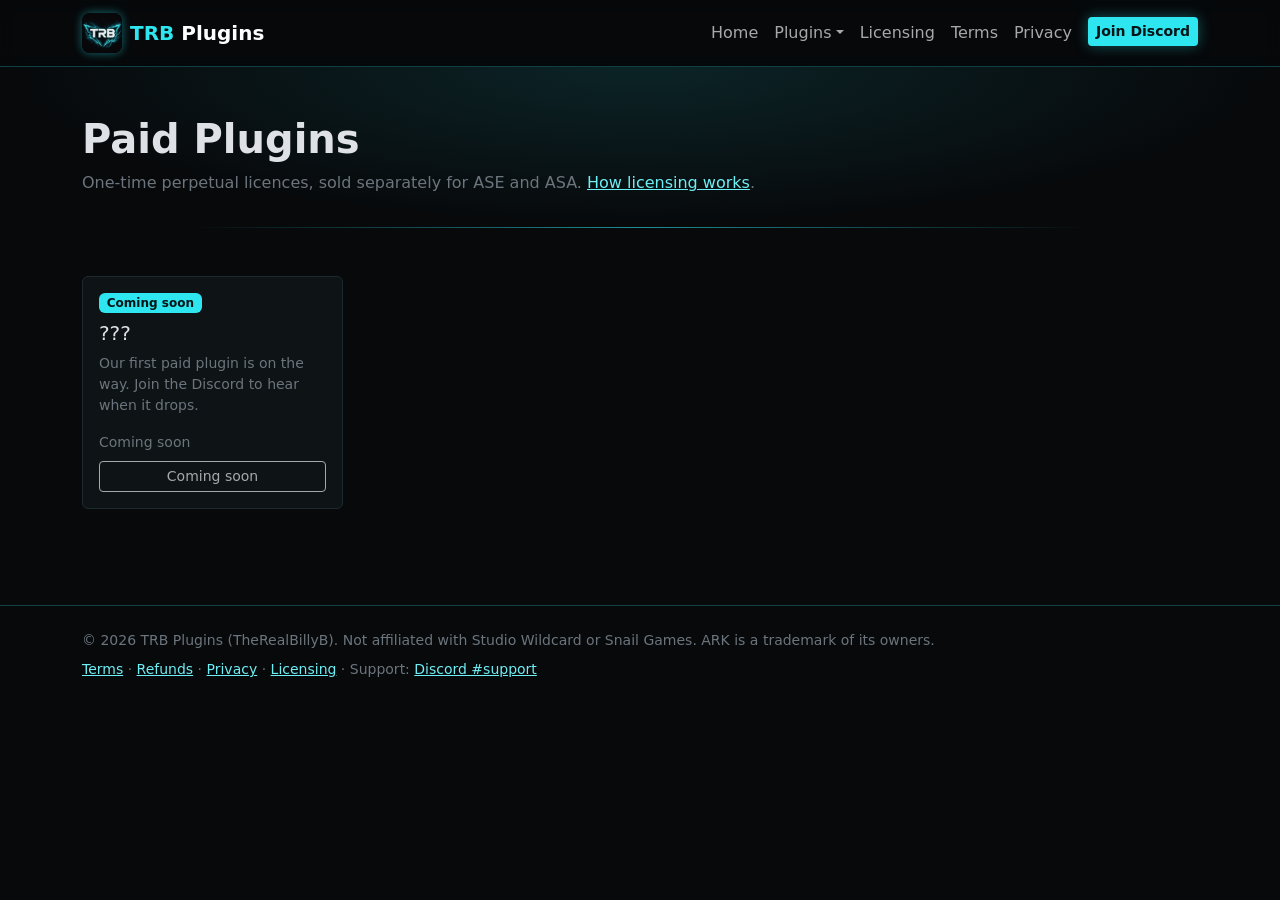
<file: paid-plugins.html>
<!doctype html><html lang="en" data-bs-theme="dark"><head><meta charset="utf-8"><meta name="viewport" content="width=device-width,initial-scale=1">
<title>Paid Plugins | TRB Plugins</title>
<link href="https://cdn.jsdelivr.net/npm/bootstrap@5.3.3/dist/css/bootstrap.min.css" rel="stylesheet">
<link href="assets/style.css" rel="stylesheet"><link rel="icon" href="favicon.ico"><link rel="apple-touch-icon" href="assets/apple-touch-icon.png"></head><body>
<nav class="navbar navbar-expand-md sticky-top glass-nav"><div class="container">
<a class="navbar-brand fw-bold d-flex align-items-center gap-2" href="index.html"><img src="assets/logo.jpg" alt="TRB logo" width="40" height="40" class="brand-logo"><span><span class="text-accent">TRB</span> Plugins</span></a>
<button class="navbar-toggler" type="button" data-bs-toggle="collapse" data-bs-target="#nav"><span class="navbar-toggler-icon"></span></button>
<div class="collapse navbar-collapse" id="nav"><ul class="navbar-nav ms-auto"><li class="nav-item"><a class="nav-link" href="index.html">Home</a></li><li class="nav-item dropdown hover-dd"><a class="nav-link dropdown-toggle" href="index.html#plugins" role="button" data-bs-toggle="dropdown" aria-expanded="false">Plugins</a><ul class="dropdown-menu dropdown-menu-dark"><li><a class="dropdown-item" href="free-plugins.html">Free Plugins</a></li><li><a class="dropdown-item" href="paid-plugins.html">Paid Plugins</a></li><li><hr class="dropdown-divider"></li><li><a class="dropdown-item" href="index.html#plugins">All plugins</a></li></ul></li><li class="nav-item"><a class="nav-link" href="licensing.html">Licensing</a></li><li class="nav-item"><a class="nav-link" href="terms.html">Terms</a></li><li class="nav-item"><a class="nav-link" href="privacy.html">Privacy</a></li>
<li class="nav-item ms-md-2"><a class="btn btn-accent btn-sm mt-1" href="https://discord.gg/Ec59jzYAnx">Join Discord</a></li></ul></div></div></nav>
<main><section class="page-head"><div class="container"><h1 class="fw-bold">Paid Plugins</h1><p class="text-secondary mb-0">One-time perpetual licences, sold separately for ASE and ASA. <a href="licensing.html">How licensing works</a>.</p></div></section><div class="divider"></div><section class="container py-5"><div class="row g-4"><div class="col-md-6 col-lg-3"><div class="card plugin-card h-100"><div class="card-body d-flex flex-column">
<div class="d-flex justify-content-between mb-2"><span class="badge badge-paid">Coming soon</span><small class="text-secondary"></small></div>
<h5 class="card-title">&#63;&#63;&#63;</h5><p class="card-text small text-secondary flex-grow-1">Our first paid plugin is on the way. Join the Discord to hear when it drops.</p>
<p class="small mb-2 text-secondary">Coming soon</p>
<span class="btn btn-outline-light btn-sm disabled" aria-disabled="true">Coming soon</span></div></div></div></div></section></main>
<footer class="border-top border-accent-subtle py-4 mt-5 small text-secondary"><div class="container d-flex flex-wrap justify-content-between gap-2">
<div>&copy; 2026 TRB Plugins (TheRealBillyB). Not affiliated with Studio Wildcard or Snail Games. ARK is a trademark of its owners.</div>
<div><a href="terms.html">Terms</a> &middot; <a href="refunds.html">Refunds</a> &middot; <a href="privacy.html">Privacy</a> &middot; <a href="licensing.html">Licensing</a> &middot; Support: <a href="https://discord.gg/wGnuQbdYXY">Discord #support</a></div></div></footer>
<script src="https://cdn.jsdelivr.net/npm/bootstrap@5.3.3/dist/js/bootstrap.bundle.min.js"></script></body></html>
</file>
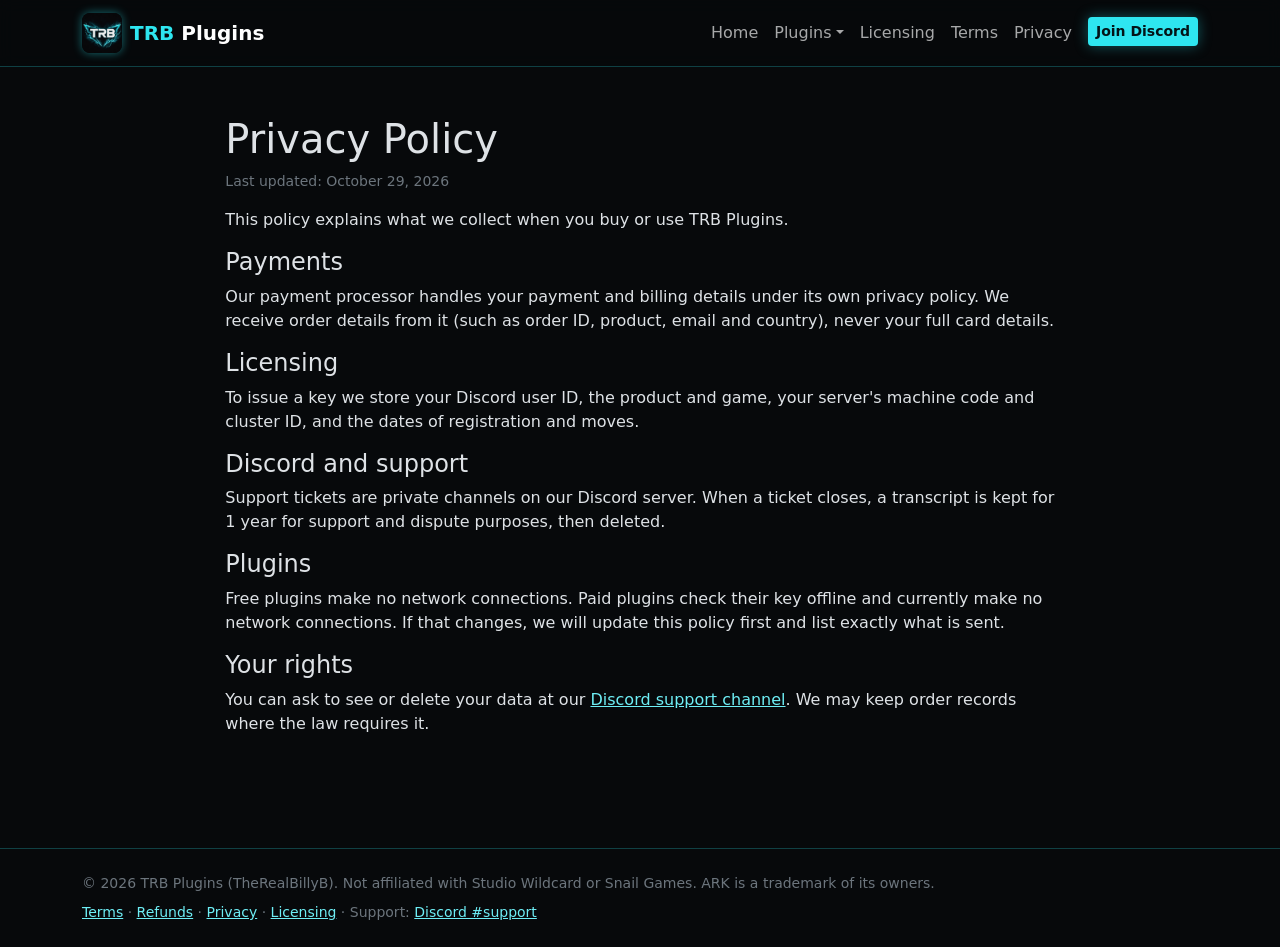
<file: privacy.html>
<!doctype html><html lang="en" data-bs-theme="dark"><head><meta charset="utf-8"><meta name="viewport" content="width=device-width,initial-scale=1">
<title>Privacy Policy | TRB Plugins</title>
<link href="https://cdn.jsdelivr.net/npm/bootstrap@5.3.3/dist/css/bootstrap.min.css" rel="stylesheet">
<link href="assets/style.css" rel="stylesheet"><link rel="icon" href="favicon.ico"><link rel="apple-touch-icon" href="assets/apple-touch-icon.png"></head><body>
<nav class="navbar navbar-expand-md sticky-top glass-nav"><div class="container">
<a class="navbar-brand fw-bold d-flex align-items-center gap-2" href="index.html"><img src="assets/logo.jpg" alt="TRB logo" width="40" height="40" class="brand-logo"><span><span class="text-accent">TRB</span> Plugins</span></a>
<button class="navbar-toggler" type="button" data-bs-toggle="collapse" data-bs-target="#nav"><span class="navbar-toggler-icon"></span></button>
<div class="collapse navbar-collapse" id="nav"><ul class="navbar-nav ms-auto"><li class="nav-item"><a class="nav-link" href="index.html">Home</a></li><li class="nav-item dropdown hover-dd"><a class="nav-link dropdown-toggle" href="index.html#plugins" role="button" data-bs-toggle="dropdown" aria-expanded="false">Plugins</a><ul class="dropdown-menu dropdown-menu-dark"><li><a class="dropdown-item" href="free-plugins.html">Free Plugins</a></li><li><a class="dropdown-item" href="paid-plugins.html">Paid Plugins</a></li><li><hr class="dropdown-divider"></li><li><a class="dropdown-item" href="index.html#plugins">All plugins</a></li></ul></li><li class="nav-item"><a class="nav-link" href="licensing.html">Licensing</a></li><li class="nav-item"><a class="nav-link" href="terms.html">Terms</a></li><li class="nav-item"><a class="nav-link" href="privacy.html">Privacy</a></li>
<li class="nav-item ms-md-2"><a class="btn btn-accent btn-sm mt-1" href="https://discord.gg/Ec59jzYAnx">Join Discord</a></li></ul></div></div></nav>
<main><section class="container py-5 col-lg-8"><h1>Privacy Policy</h1><p class="small text-secondary">Last updated: October 29, 2026</p><p>This policy explains what we collect when you buy or use TRB Plugins.</p>
<h4>Payments</h4><p>Our payment processor handles your payment and billing details under its own privacy policy. We receive order details from it (such as order ID, product, email and country), never your full card details.</p>
<h4>Licensing</h4><p>To issue a key we store your Discord user ID, the product and game, your server's machine code and cluster ID, and the dates of registration and moves.</p>
<h4>Discord and support</h4><p>Support tickets are private channels on our Discord server. When a ticket closes, a transcript is kept for 1 year for support and dispute purposes, then deleted.</p>
<h4>Plugins</h4><p>Free plugins make no network connections. Paid plugins check their key offline and currently make no network connections. If that changes, we will update this policy first and list exactly what is sent.</p>
<h4>Your rights</h4><p>You can ask to see or delete your data at our <a href="https://discord.gg/wGnuQbdYXY">Discord support channel</a>. We may keep order records where the law requires it.</p></section></main>
<footer class="border-top border-accent-subtle py-4 mt-5 small text-secondary"><div class="container d-flex flex-wrap justify-content-between gap-2">
<div>&copy; 2026 TRB Plugins (TheRealBillyB). Not affiliated with Studio Wildcard or Snail Games. ARK is a trademark of its owners.</div>
<div><a href="terms.html">Terms</a> &middot; <a href="refunds.html">Refunds</a> &middot; <a href="privacy.html">Privacy</a> &middot; <a href="licensing.html">Licensing</a> &middot; Support: <a href="https://discord.gg/wGnuQbdYXY">Discord #support</a></div></div></footer>
<script src="https://cdn.jsdelivr.net/npm/bootstrap@5.3.3/dist/js/bootstrap.bundle.min.js"></script></body></html>
</file>
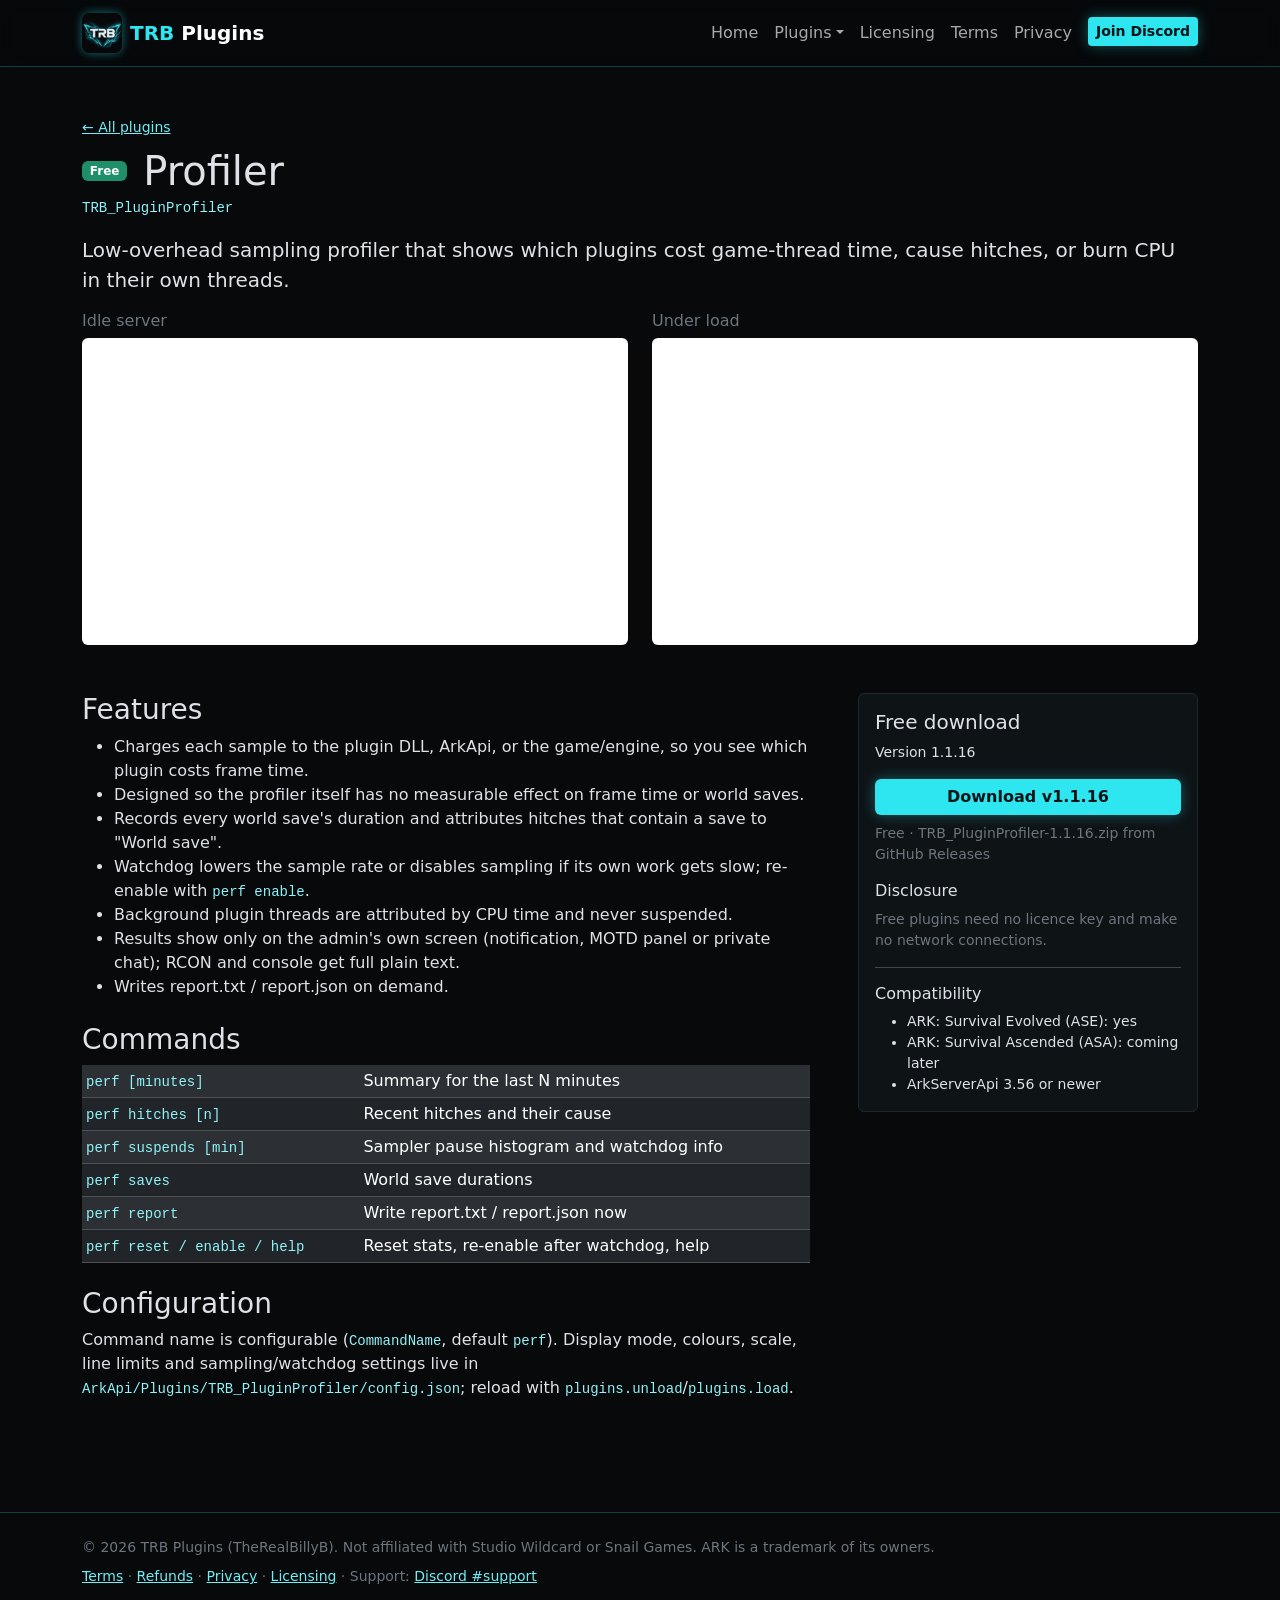
<file: profiler.html>
<!doctype html><html lang="en" data-bs-theme="dark"><head><meta charset="utf-8"><meta name="viewport" content="width=device-width,initial-scale=1">
<title>Profiler | TRB Plugins</title>
<link href="https://cdn.jsdelivr.net/npm/bootstrap@5.3.3/dist/css/bootstrap.min.css" rel="stylesheet">
<link href="assets/style.css" rel="stylesheet"><link rel="icon" href="favicon.ico"><link rel="apple-touch-icon" href="assets/apple-touch-icon.png"></head><body>
<nav class="navbar navbar-expand-md sticky-top glass-nav"><div class="container">
<a class="navbar-brand fw-bold d-flex align-items-center gap-2" href="index.html"><img src="assets/logo.jpg" alt="TRB logo" width="40" height="40" class="brand-logo"><span><span class="text-accent">TRB</span> Plugins</span></a>
<button class="navbar-toggler" type="button" data-bs-toggle="collapse" data-bs-target="#nav"><span class="navbar-toggler-icon"></span></button>
<div class="collapse navbar-collapse" id="nav"><ul class="navbar-nav ms-auto"><li class="nav-item"><a class="nav-link" href="index.html">Home</a></li><li class="nav-item dropdown hover-dd"><a class="nav-link dropdown-toggle" href="index.html#plugins" role="button" data-bs-toggle="dropdown" aria-expanded="false">Plugins</a><ul class="dropdown-menu dropdown-menu-dark"><li><a class="dropdown-item" href="free-plugins.html">Free Plugins</a></li><li><a class="dropdown-item" href="paid-plugins.html">Paid Plugins</a></li><li><hr class="dropdown-divider"></li><li><a class="dropdown-item" href="index.html#plugins">All plugins</a></li></ul></li><li class="nav-item"><a class="nav-link" href="licensing.html">Licensing</a></li><li class="nav-item"><a class="nav-link" href="terms.html">Terms</a></li><li class="nav-item"><a class="nav-link" href="privacy.html">Privacy</a></li>
<li class="nav-item ms-md-2"><a class="btn btn-accent btn-sm mt-1" href="https://discord.gg/Ec59jzYAnx">Join Discord</a></li></ul></div></div></nav>
<main><section class="container py-5"><a href="index.html#plugins" class="small">&larr; All plugins</a>
<div class="d-flex align-items-center gap-3 mt-2"><span class="badge badge-free">Free</span><h1 class="mb-0">Profiler</h1></div><p class="text-secondary"><code>TRB_PluginProfiler</code></p>
<p class="lead">Low-overhead sampling profiler that shows which plugins cost game-thread time, cause hitches, or burn CPU in their own threads.</p><div class="row g-4 mb-5"><div class="col-md-6"><h6 class="text-secondary mb-2">Idle server</h6><div class="ratio ratio-16x9 rounded overflow-hidden"><iframe src="https://www.youtube-nocookie.com/embed/a-psoxblB7w" title="TRB Plugin Profiler demo: idle server" loading="lazy" allow="accelerometer; clipboard-write; encrypted-media; gyroscope; picture-in-picture; web-share" referrerpolicy="strict-origin-when-cross-origin" allowfullscreen></iframe></div></div><div class="col-md-6"><h6 class="text-secondary mb-2">Under load</h6><div class="ratio ratio-16x9 rounded overflow-hidden"><iframe src="https://www.youtube-nocookie.com/embed/NwWDf2ftBYc" title="TRB Plugin Profiler demo: under load" loading="lazy" allow="accelerometer; clipboard-write; encrypted-media; gyroscope; picture-in-picture; web-share" referrerpolicy="strict-origin-when-cross-origin" allowfullscreen></iframe></div></div></div><div class="row g-5"><div class="col-lg-8"><h3>Features</h3><ul><li>Charges each sample to the plugin DLL, ArkApi, or the game/engine, so you see which plugin costs frame time.</li><li>Designed so the profiler itself has no measurable effect on frame time or world saves.</li><li>Records every world save's duration and attributes hitches that contain a save to "World save".</li><li>Watchdog lowers the sample rate or disables sampling if its own work gets slow; re-enable with <code>perf enable</code>.</li><li>Background plugin threads are attributed by CPU time and never suspended.</li><li>Results show only on the admin's own screen (notification, MOTD panel or private chat); RCON and console get full plain text.</li><li>Writes report.txt / report.json on demand.</li></ul>
<h3 class="mt-4">Commands</h3><table class="table table-sm table-dark table-striped"><tbody><tr><td><code>perf [minutes]</code></td><td>Summary for the last N minutes</td></tr><tr><td><code>perf hitches [n]</code></td><td>Recent hitches and their cause</td></tr><tr><td><code>perf suspends [min]</code></td><td>Sampler pause histogram and watchdog info</td></tr><tr><td><code>perf saves</code></td><td>World save durations</td></tr><tr><td><code>perf report</code></td><td>Write report.txt / report.json now</td></tr><tr><td><code>perf reset / enable / help</code></td><td>Reset stats, re-enable after watchdog, help</td></tr></tbody></table>
<h3 class="mt-4">Configuration</h3><p>Command name is configurable (<code>CommandName</code>, default <code>perf</code>). Display mode, colours, scale, line limits and sampling/watchdog settings live in <code>ArkApi/Plugins/TRB_PluginProfiler/config.json</code>; reload with <code>plugins.unload</code>/<code>plugins.load</code>.</p></div>
<div class="col-lg-4"><div class="card"><div class="card-body"><h5>Free download</h5><p class="small">Version 1.1.16</p><a class="btn btn-accent w-100 mb-2" href="https://github.com/TheRealBillyB/TRB-Plugins/releases/download/TRB_PluginProfiler-v1.1.16/TRB_PluginProfiler-1.1.16.zip">Download v1.1.16</a><p class="small text-secondary">Free &middot; TRB_PluginProfiler-1.1.16.zip from GitHub Releases</p>
<h6 class="mt-3">Disclosure</h6><p class="small text-secondary">Free plugins need no licence key and make no network connections.</p><hr><h6>Compatibility</h6><ul class="small mb-0"><li>ARK: Survival Evolved (ASE): yes</li><li>ARK: Survival Ascended (ASA): coming later</li><li>ArkServerApi 3.56 or newer</li></ul></div></div></div></div></section></main>
<footer class="border-top border-accent-subtle py-4 mt-5 small text-secondary"><div class="container d-flex flex-wrap justify-content-between gap-2">
<div>&copy; 2026 TRB Plugins (TheRealBillyB). Not affiliated with Studio Wildcard or Snail Games. ARK is a trademark of its owners.</div>
<div><a href="terms.html">Terms</a> &middot; <a href="refunds.html">Refunds</a> &middot; <a href="privacy.html">Privacy</a> &middot; <a href="licensing.html">Licensing</a> &middot; Support: <a href="https://discord.gg/wGnuQbdYXY">Discord #support</a></div></div></footer>
<script src="https://cdn.jsdelivr.net/npm/bootstrap@5.3.3/dist/js/bootstrap.bundle.min.js"></script></body></html>
</file>
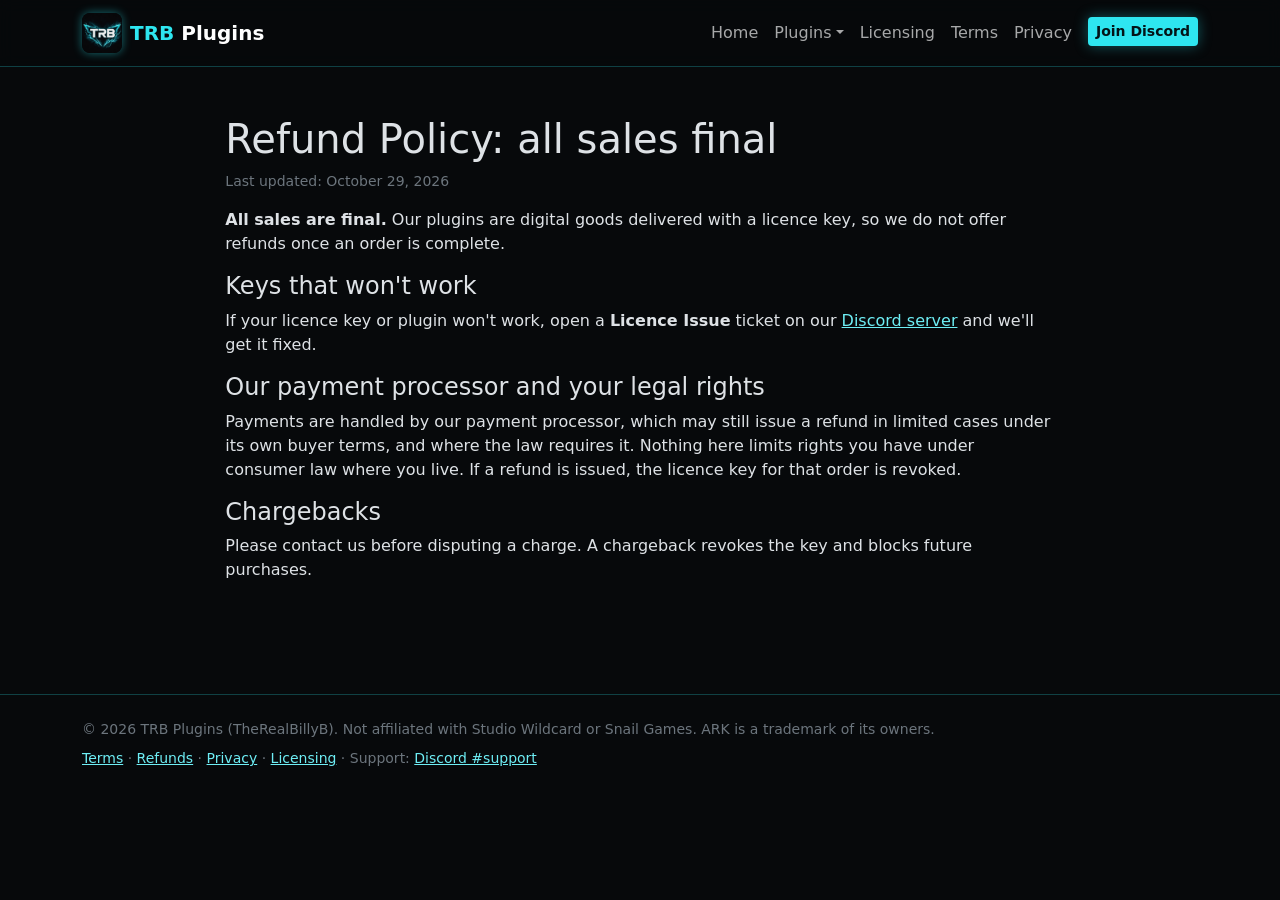
<file: refunds.html>
<!doctype html><html lang="en" data-bs-theme="dark"><head><meta charset="utf-8"><meta name="viewport" content="width=device-width,initial-scale=1">
<title>Refund Policy: all sales final | TRB Plugins</title>
<link href="https://cdn.jsdelivr.net/npm/bootstrap@5.3.3/dist/css/bootstrap.min.css" rel="stylesheet">
<link href="assets/style.css" rel="stylesheet"><link rel="icon" href="favicon.ico"><link rel="apple-touch-icon" href="assets/apple-touch-icon.png"></head><body>
<nav class="navbar navbar-expand-md sticky-top glass-nav"><div class="container">
<a class="navbar-brand fw-bold d-flex align-items-center gap-2" href="index.html"><img src="assets/logo.jpg" alt="TRB logo" width="40" height="40" class="brand-logo"><span><span class="text-accent">TRB</span> Plugins</span></a>
<button class="navbar-toggler" type="button" data-bs-toggle="collapse" data-bs-target="#nav"><span class="navbar-toggler-icon"></span></button>
<div class="collapse navbar-collapse" id="nav"><ul class="navbar-nav ms-auto"><li class="nav-item"><a class="nav-link" href="index.html">Home</a></li><li class="nav-item dropdown hover-dd"><a class="nav-link dropdown-toggle" href="index.html#plugins" role="button" data-bs-toggle="dropdown" aria-expanded="false">Plugins</a><ul class="dropdown-menu dropdown-menu-dark"><li><a class="dropdown-item" href="free-plugins.html">Free Plugins</a></li><li><a class="dropdown-item" href="paid-plugins.html">Paid Plugins</a></li><li><hr class="dropdown-divider"></li><li><a class="dropdown-item" href="index.html#plugins">All plugins</a></li></ul></li><li class="nav-item"><a class="nav-link" href="licensing.html">Licensing</a></li><li class="nav-item"><a class="nav-link" href="terms.html">Terms</a></li><li class="nav-item"><a class="nav-link" href="privacy.html">Privacy</a></li>
<li class="nav-item ms-md-2"><a class="btn btn-accent btn-sm mt-1" href="https://discord.gg/Ec59jzYAnx">Join Discord</a></li></ul></div></div></nav>
<main><section class="container py-5 col-lg-8"><h1>Refund Policy: all sales final</h1><p class="small text-secondary">Last updated: October 29, 2026</p><p><b>All sales are final.</b> Our plugins are digital goods delivered with a licence key, so we do not offer refunds once an order is complete.</p>
<h4>Keys that won't work</h4><p>If your licence key or plugin won't work, open a <b>Licence Issue</b> ticket on our <a href="https://discord.gg/Ec59jzYAnx">Discord server</a> and we'll get it fixed.</p>
<h4>Our payment processor and your legal rights</h4><p>Payments are handled by our payment processor, which may still issue a refund in limited cases under its own buyer terms, and where the law requires it. Nothing here limits rights you have under consumer law where you live. If a refund is issued, the licence key for that order is revoked.</p>
<h4>Chargebacks</h4><p>Please contact us before disputing a charge. A chargeback revokes the key and blocks future purchases.</p></section></main>
<footer class="border-top border-accent-subtle py-4 mt-5 small text-secondary"><div class="container d-flex flex-wrap justify-content-between gap-2">
<div>&copy; 2026 TRB Plugins (TheRealBillyB). Not affiliated with Studio Wildcard or Snail Games. ARK is a trademark of its owners.</div>
<div><a href="terms.html">Terms</a> &middot; <a href="refunds.html">Refunds</a> &middot; <a href="privacy.html">Privacy</a> &middot; <a href="licensing.html">Licensing</a> &middot; Support: <a href="https://discord.gg/wGnuQbdYXY">Discord #support</a></div></div></footer>
<script src="https://cdn.jsdelivr.net/npm/bootstrap@5.3.3/dist/js/bootstrap.bundle.min.js"></script></body></html>
</file>
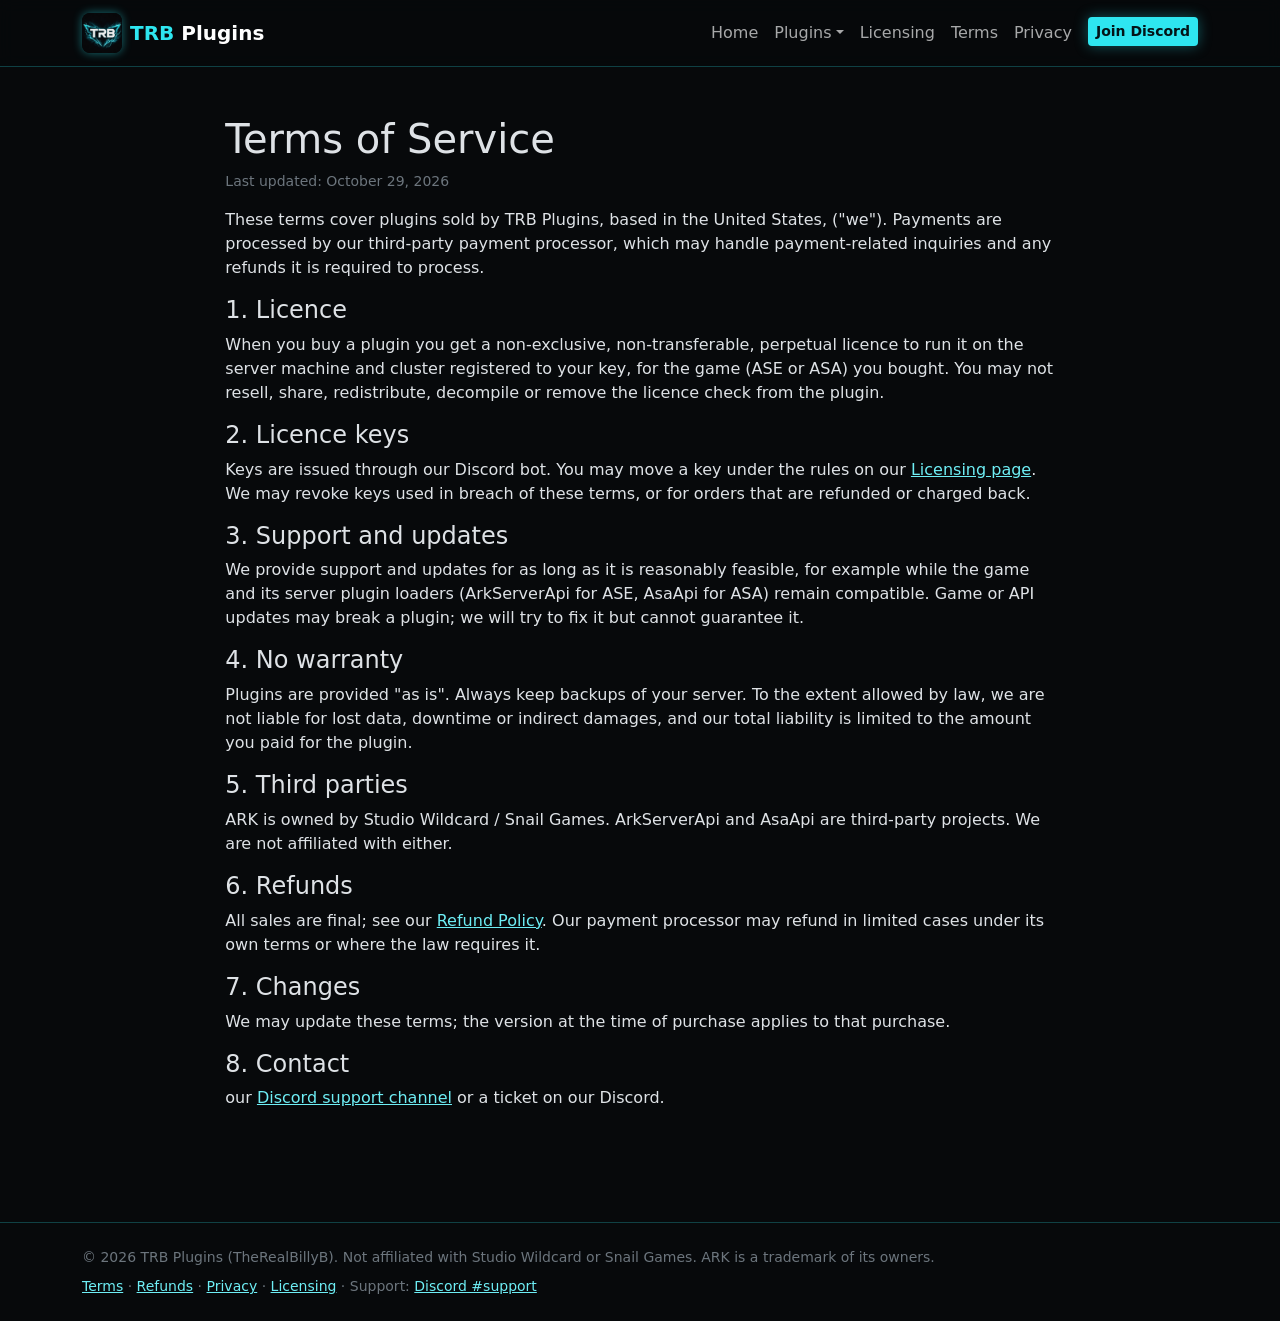
<file: terms.html>
<!doctype html><html lang="en" data-bs-theme="dark"><head><meta charset="utf-8"><meta name="viewport" content="width=device-width,initial-scale=1">
<title>Terms of Service | TRB Plugins</title>
<link href="https://cdn.jsdelivr.net/npm/bootstrap@5.3.3/dist/css/bootstrap.min.css" rel="stylesheet">
<link href="assets/style.css" rel="stylesheet"><link rel="icon" href="favicon.ico"><link rel="apple-touch-icon" href="assets/apple-touch-icon.png"></head><body>
<nav class="navbar navbar-expand-md sticky-top glass-nav"><div class="container">
<a class="navbar-brand fw-bold d-flex align-items-center gap-2" href="index.html"><img src="assets/logo.jpg" alt="TRB logo" width="40" height="40" class="brand-logo"><span><span class="text-accent">TRB</span> Plugins</span></a>
<button class="navbar-toggler" type="button" data-bs-toggle="collapse" data-bs-target="#nav"><span class="navbar-toggler-icon"></span></button>
<div class="collapse navbar-collapse" id="nav"><ul class="navbar-nav ms-auto"><li class="nav-item"><a class="nav-link" href="index.html">Home</a></li><li class="nav-item dropdown hover-dd"><a class="nav-link dropdown-toggle" href="index.html#plugins" role="button" data-bs-toggle="dropdown" aria-expanded="false">Plugins</a><ul class="dropdown-menu dropdown-menu-dark"><li><a class="dropdown-item" href="free-plugins.html">Free Plugins</a></li><li><a class="dropdown-item" href="paid-plugins.html">Paid Plugins</a></li><li><hr class="dropdown-divider"></li><li><a class="dropdown-item" href="index.html#plugins">All plugins</a></li></ul></li><li class="nav-item"><a class="nav-link" href="licensing.html">Licensing</a></li><li class="nav-item"><a class="nav-link" href="terms.html">Terms</a></li><li class="nav-item"><a class="nav-link" href="privacy.html">Privacy</a></li>
<li class="nav-item ms-md-2"><a class="btn btn-accent btn-sm mt-1" href="https://discord.gg/Ec59jzYAnx">Join Discord</a></li></ul></div></div></nav>
<main><section class="container py-5 col-lg-8"><h1>Terms of Service</h1><p class="small text-secondary">Last updated: October 29, 2026</p><p>These terms cover plugins sold by TRB Plugins, based in the United States, ("we"). Payments are processed by our third-party payment processor, which may handle payment-related inquiries and any refunds it is required to process.</p>
<h4>1. Licence</h4><p>When you buy a plugin you get a non-exclusive, non-transferable, perpetual licence to run it on the server machine and cluster registered to your key, for the game (ASE or ASA) you bought. You may not resell, share, redistribute, decompile or remove the licence check from the plugin.</p>
<h4>2. Licence keys</h4><p>Keys are issued through our Discord bot. You may move a key under the rules on our <a href="licensing.html">Licensing page</a>. We may revoke keys used in breach of these terms, or for orders that are refunded or charged back.</p>
<h4>3. Support and updates</h4><p>We provide support and updates for as long as it is reasonably feasible, for example while the game and its server plugin loaders (ArkServerApi for ASE, AsaApi for ASA) remain compatible. Game or API updates may break a plugin; we will try to fix it but cannot guarantee it.</p>
<h4>4. No warranty</h4><p>Plugins are provided "as is". Always keep backups of your server. To the extent allowed by law, we are not liable for lost data, downtime or indirect damages, and our total liability is limited to the amount you paid for the plugin.</p>
<h4>5. Third parties</h4><p>ARK is owned by Studio Wildcard / Snail Games. ArkServerApi and AsaApi are third-party projects. We are not affiliated with either.</p>
<h4>6. Refunds</h4><p>All sales are final; see our <a href="refunds.html">Refund Policy</a>. Our payment processor may refund in limited cases under its own terms or where the law requires it.</p>
<h4>7. Changes</h4><p>We may update these terms; the version at the time of purchase applies to that purchase.</p>
<h4>8. Contact</h4><p>our <a href="https://discord.gg/wGnuQbdYXY">Discord support channel</a> or a ticket on our Discord.</p></section></main>
<footer class="border-top border-accent-subtle py-4 mt-5 small text-secondary"><div class="container d-flex flex-wrap justify-content-between gap-2">
<div>&copy; 2026 TRB Plugins (TheRealBillyB). Not affiliated with Studio Wildcard or Snail Games. ARK is a trademark of its owners.</div>
<div><a href="terms.html">Terms</a> &middot; <a href="refunds.html">Refunds</a> &middot; <a href="privacy.html">Privacy</a> &middot; <a href="licensing.html">Licensing</a> &middot; Support: <a href="https://discord.gg/wGnuQbdYXY">Discord #support</a></div></div></footer>
<script src="https://cdn.jsdelivr.net/npm/bootstrap@5.3.3/dist/js/bootstrap.bundle.min.js"></script></body></html>
</file>
<file: assets/style.css>
:root{--accent:#2ee6f0;--accent-d:#12b5c4}
body{background:#07090b}
.text-accent{color:var(--accent)!important}
.btn-accent{background:var(--accent);color:#031417;border:none;font-weight:600;box-shadow:0 0 14px rgba(46,230,240,.35)}
.btn-accent:hover{background:#7ff3f8;color:#031417;box-shadow:0 0 22px rgba(46,230,240,.7)}
.glass-nav{background:rgba(7,9,11,.85);backdrop-filter:blur(8px);border-bottom:1px solid rgba(46,230,240,.25)}
.brand-logo{border-radius:8px;box-shadow:0 0 10px rgba(46,230,240,.45)}
.border-accent-subtle{border-color:rgba(46,230,240,.25)!important}
@media (min-width:768px){.hover-dd:hover>.dropdown-menu{display:block;margin-top:0}}
.dropdown-menu{border-color:rgba(46,230,240,.3)}
.hero{position:relative;overflow:hidden;padding:4.5rem 0 4rem;background:radial-gradient(ellipse at 50% 35%,rgba(46,230,240,.18) 0%,rgba(7,9,11,0) 60%),#07090b}
.hero-logo{border-radius:50%;object-fit:cover;box-shadow:0 0 40px rgba(46,230,240,.45),0 0 90px rgba(46,230,240,.2);animation:pulse 4s ease-in-out infinite}
@keyframes pulse{50%{box-shadow:0 0 60px rgba(46,230,240,.7),0 0 120px rgba(46,230,240,.3)}}
.glow-text{text-shadow:0 0 12px rgba(46,230,240,.8)}
.tagline{font-size:1.35rem;font-weight:600;letter-spacing:.04em;color:#bff9fc;text-transform:uppercase}
.bolts span{position:absolute;top:-20%;width:2px;height:140%;background:linear-gradient(transparent,rgba(46,230,240,.55),transparent);filter:blur(1px);opacity:0;transform:skewX(-20deg);animation:bolt 7s linear infinite}
.bolts span:nth-child(1){left:8%;animation-delay:0s}.bolts span:nth-child(2){left:22%;animation-delay:2.3s}.bolts span:nth-child(3){left:38%;animation-delay:4.1s}
.bolts span:nth-child(4){left:63%;animation-delay:1.2s}.bolts span:nth-child(5){left:79%;animation-delay:3.4s}.bolts span:nth-child(6){left:92%;animation-delay:5.5s}
@keyframes bolt{0%,88%,100%{opacity:0}90%{opacity:.9}92%{opacity:.2}94%{opacity:.7}}
@media (prefers-reduced-motion:reduce){.bolts span,.hero-logo{animation:none}}
.divider{height:1px;max-width:900px;margin:0 auto;background:linear-gradient(90deg,transparent,rgba(46,230,240,.6),transparent)}
.why-item{padding:1.25rem;border-radius:10px;background:rgba(46,230,240,.04);border:1px solid rgba(46,230,240,.12);height:100%}
.why-ico{font-size:1.8rem;color:var(--accent);text-shadow:0 0 10px rgba(46,230,240,.7)}
.card{background:#0e1316;border-color:#1c2a30}
.plugin-card{transition:transform .2s,box-shadow .2s,border-color .2s}
.plugin-card:hover{transform:translateY(-4px);border-color:rgba(46,230,240,.6);box-shadow:0 0 22px rgba(46,230,240,.25)}
.page-head{padding:3rem 0 2rem;background:radial-gradient(ellipse at top,rgba(46,230,240,.12),transparent 70%)}
.badge-free{background:#1f8f6a}.badge-paid{background:var(--accent);color:#031417}
.ph{background:#5a1f1f;color:#ffd0d0;padding:0 .3em;border-radius:3px}
.draft{border:2px dashed #c94;padding:.75rem 1rem;border-radius:6px;background:#2a2112}
a{color:#6eeef5}code{color:#8ff3f8}
.checkout-card{border-color:rgba(46,230,240,.3);box-shadow:0 0 22px rgba(46,230,240,.12)}
.checkout-card .form-control,.checkout-card .form-select{background-color:#0a0f12;border-color:#1c2a30}
.checkout-card .form-control:focus,.checkout-card .form-select:focus{border-color:var(--accent);box-shadow:0 0 0 .2rem rgba(46,230,240,.25)}
</file>
